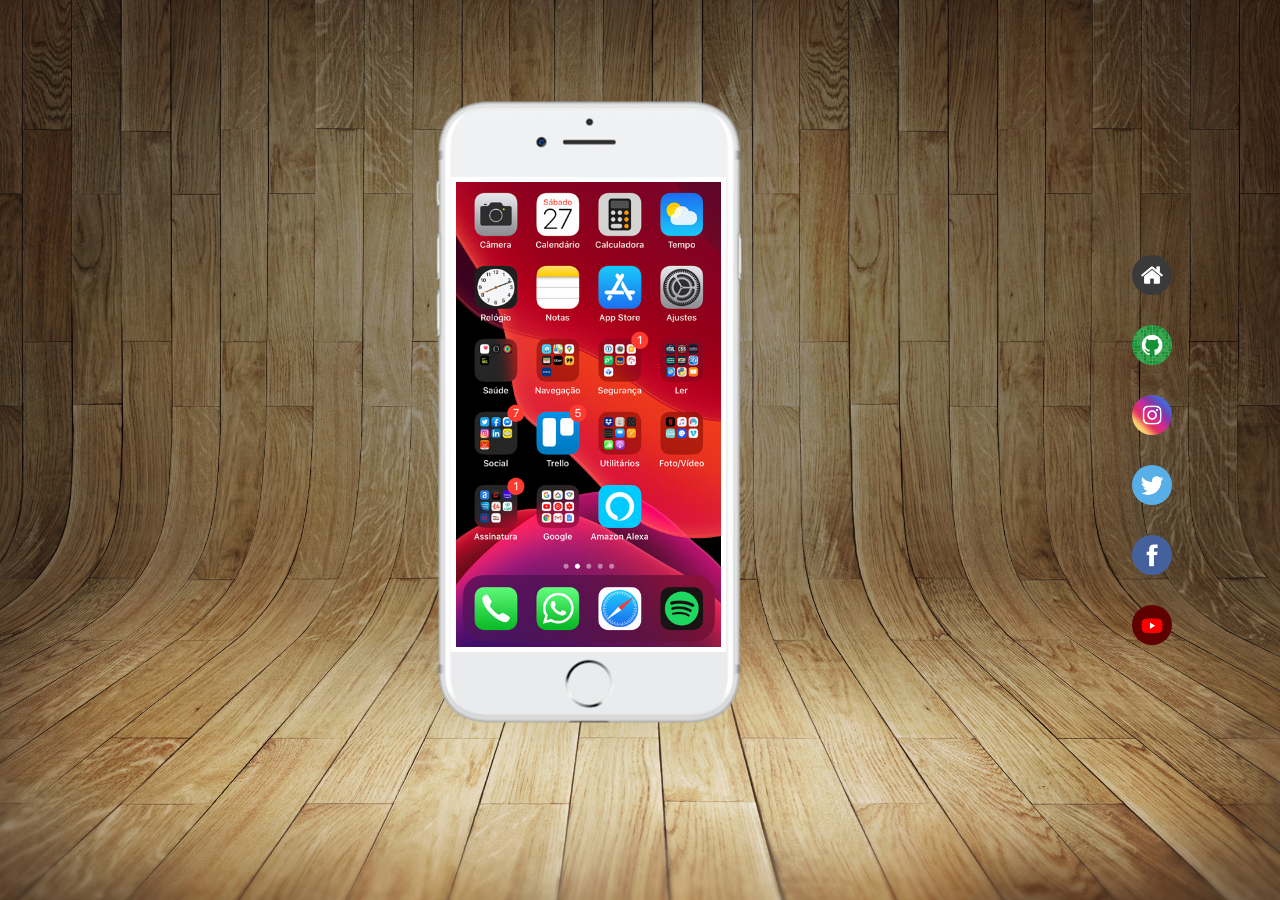
<file: index.html>
<!DOCTYPE html>
<html lang="pt-br">
<head>
    <meta charset="UTF-8">
    <meta name="viewport" content="width=device-width, initial-scale=1.0">
    <title>Projeto Redes Sociais</title>
    <link rel="stylesheet" href="estilos/style.css">
    <link rel="shortcut icon" href="assets/imagens/favicon.ico" type="image/x-icon">
</head>
<body>
    <div class="content-wrapper">
            <div class="content">
            <img src="assets/imagens/frame-iphone.png" alt="Celular">
            <iframe id="frame" name="frame" >
                <p>Infelizmente não foi possível abrir =(</p>
            </iframe>
        </div>
    </div>    
    <div class="content-right">
        <a href="tela-menu.html" target="frame" class="acess-midia"><img src="assets/imagens/logo-home.jpg" alt="home"></a>
        <a href="paginas/tela-git.html" target="frame" class="acess-midia"><img src="assets/imagens/logo-github.jpg" alt="github"></a>
        <a href="paginas/tela-instagram.html" target="frame" class="acess-midia"><img src="assets/imagens/logo-instagram.jpg" alt="instagram"></a>
        <a href="paginas/tela-twitter.html" target="frame"><img src="assets/imagens/logo-twitter.jpg" alt="twitter"></a>
        <a href="paginas/tela-facebook.html" target="frame" class="acess-midia"><img src="assets/imagens/logo-facebook.jpg" alt="facebook"></a>
        <a href="paginas/tela-youtube.html" target="frame" class="acess-midia"><img src="assets/imagens/logo-youtube.jpg" alt="youtube"></a>
    </div>
</body>
</html>
</file>
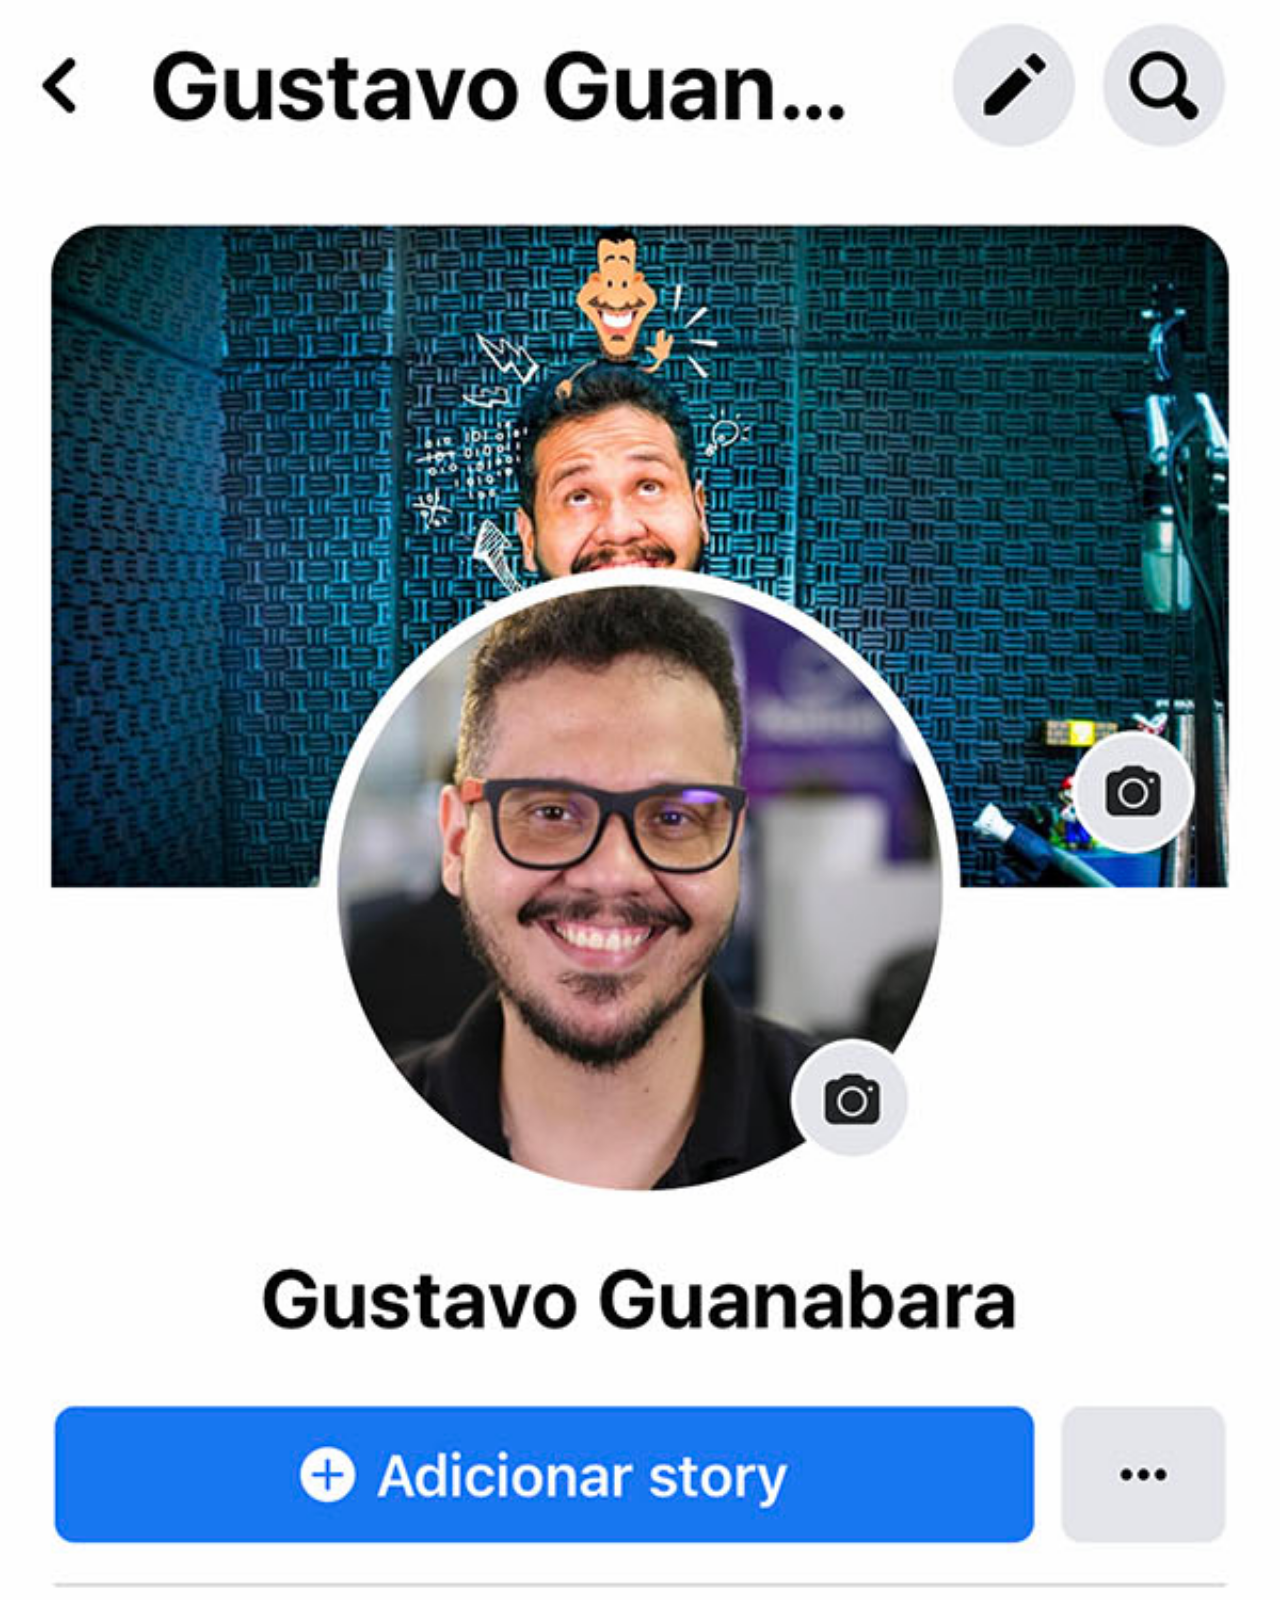
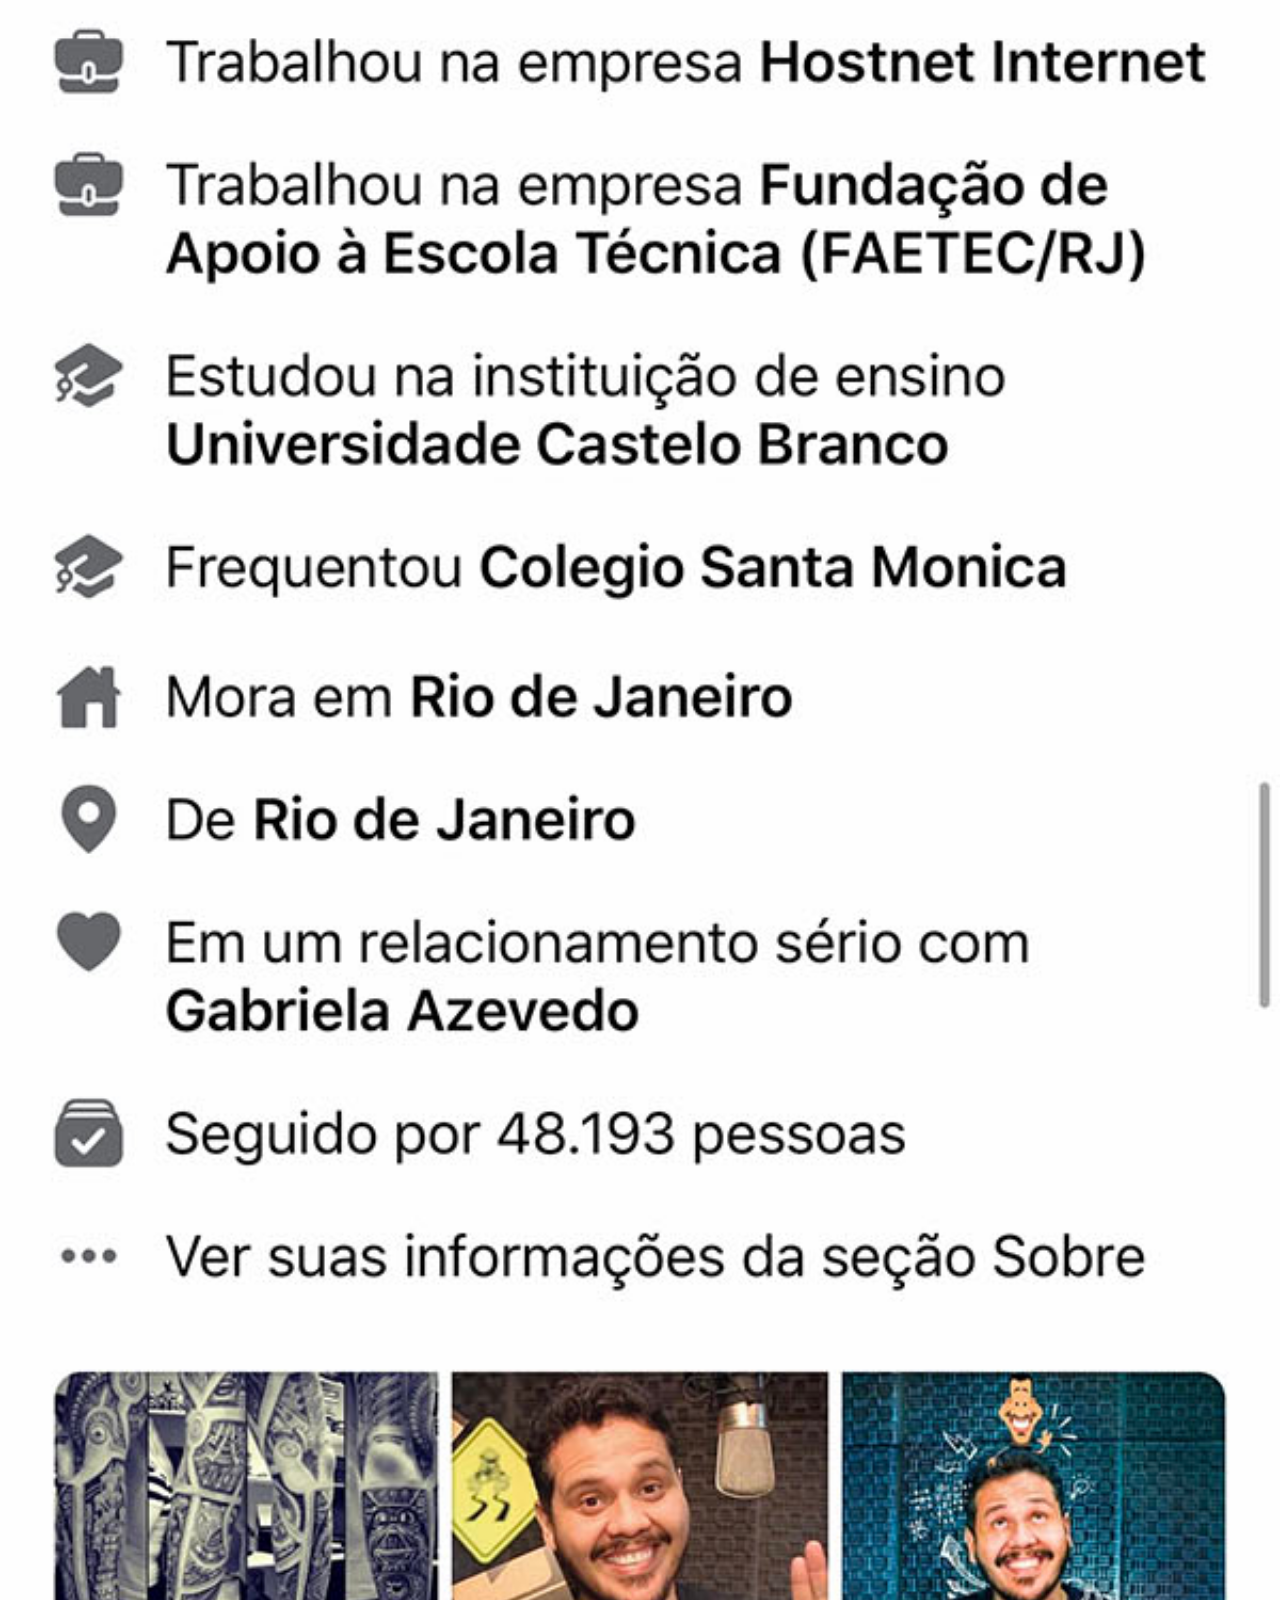
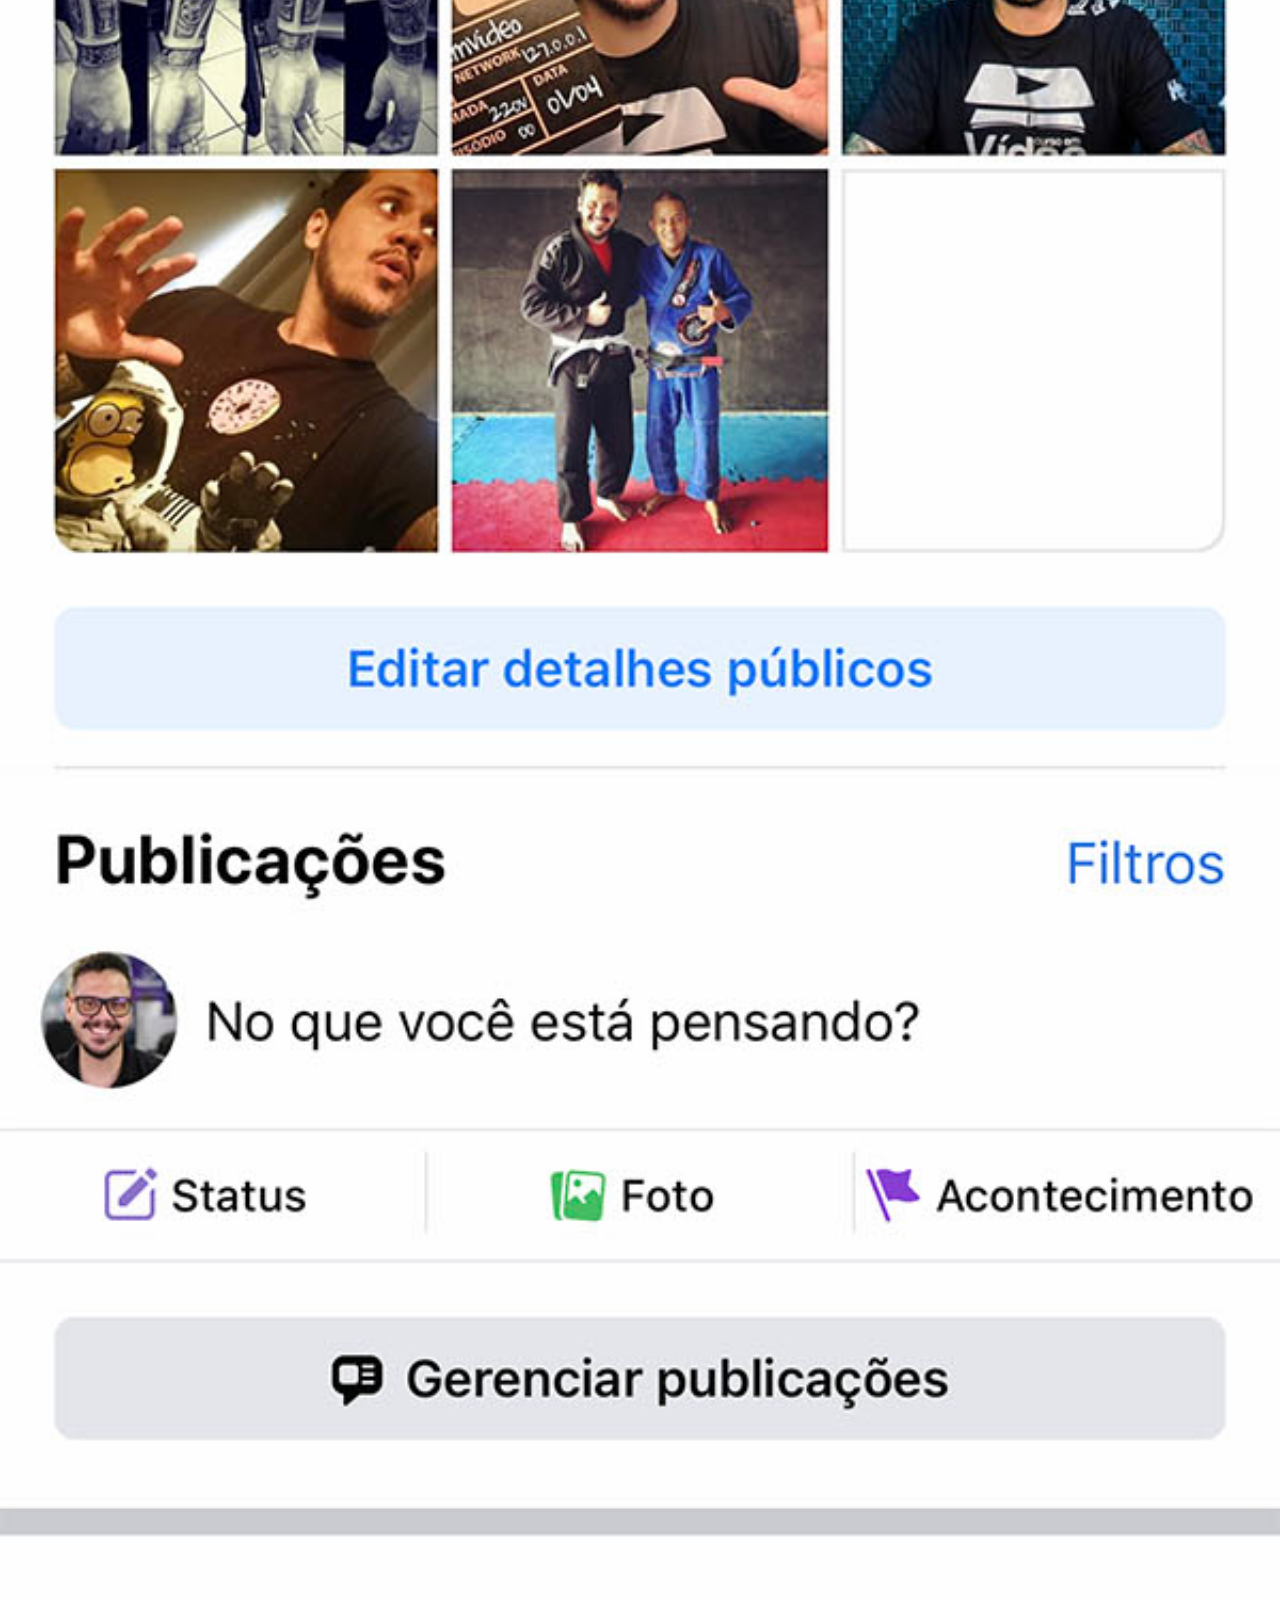
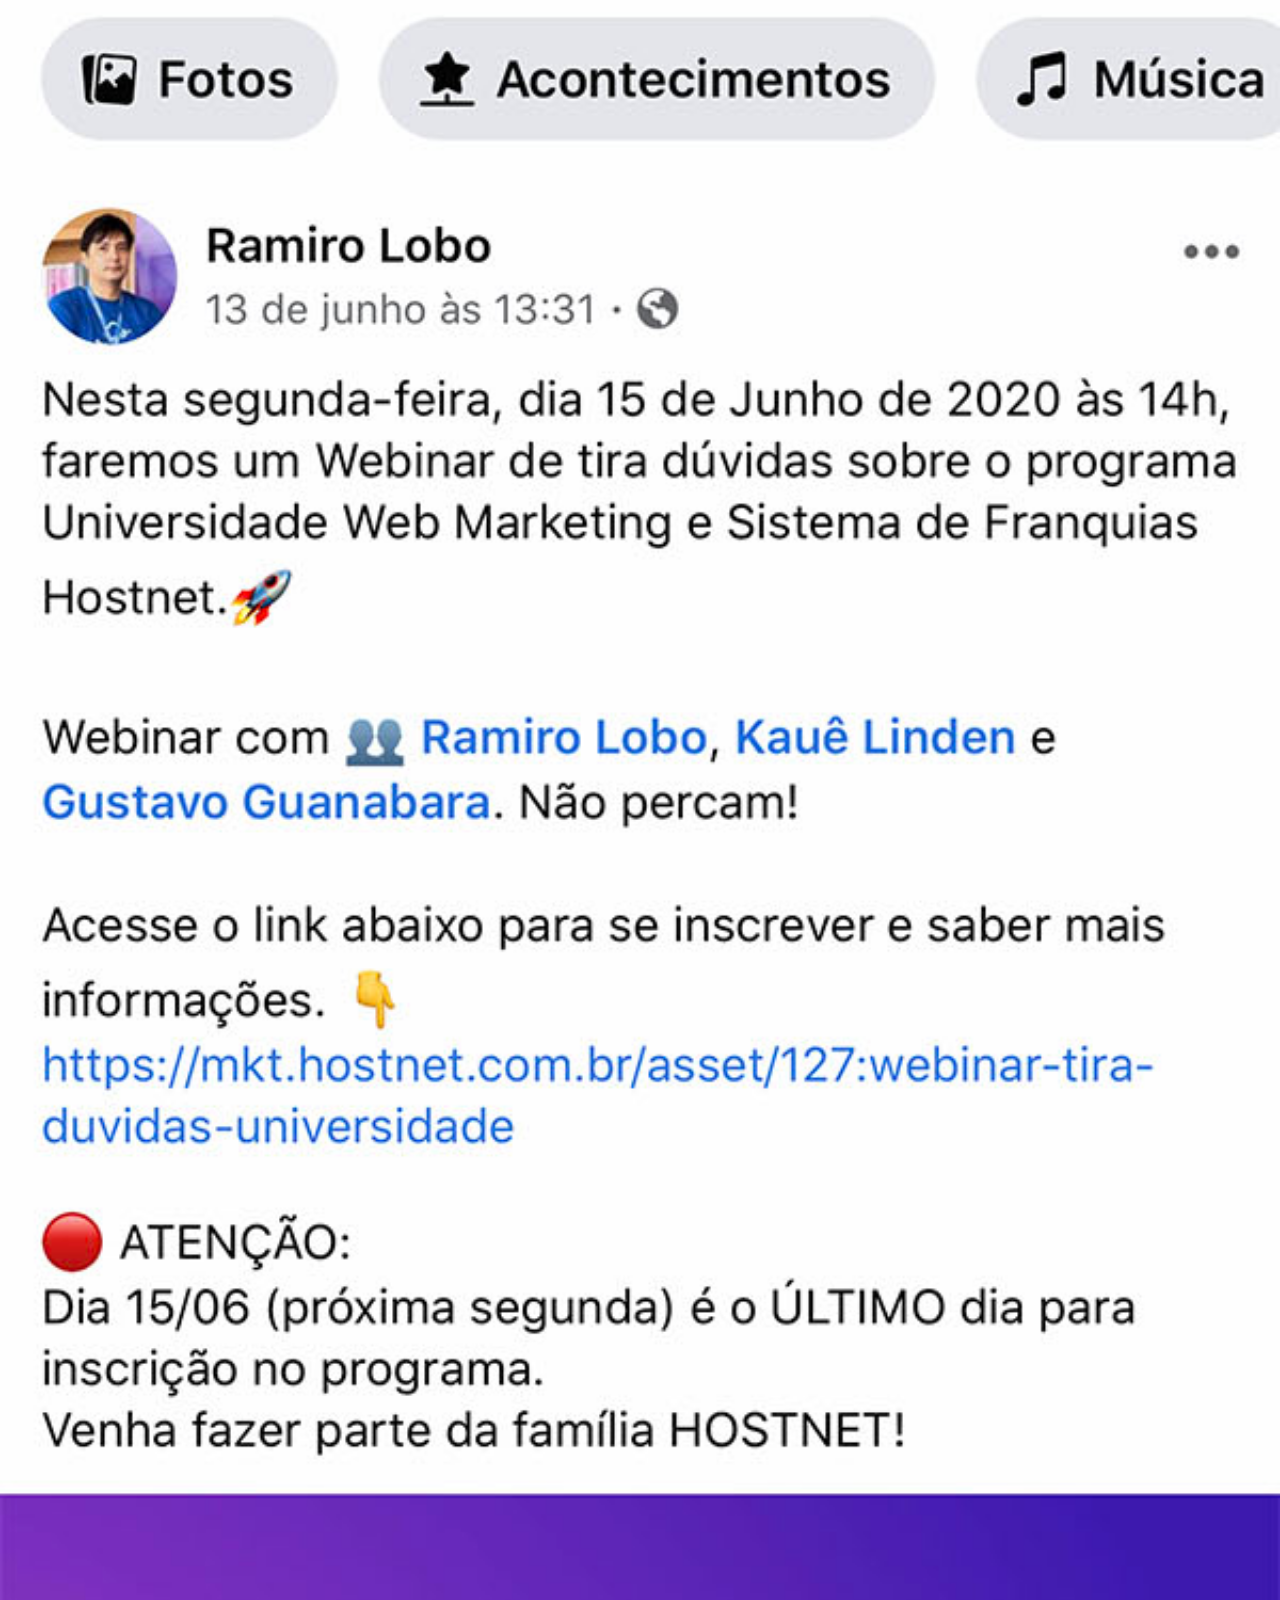
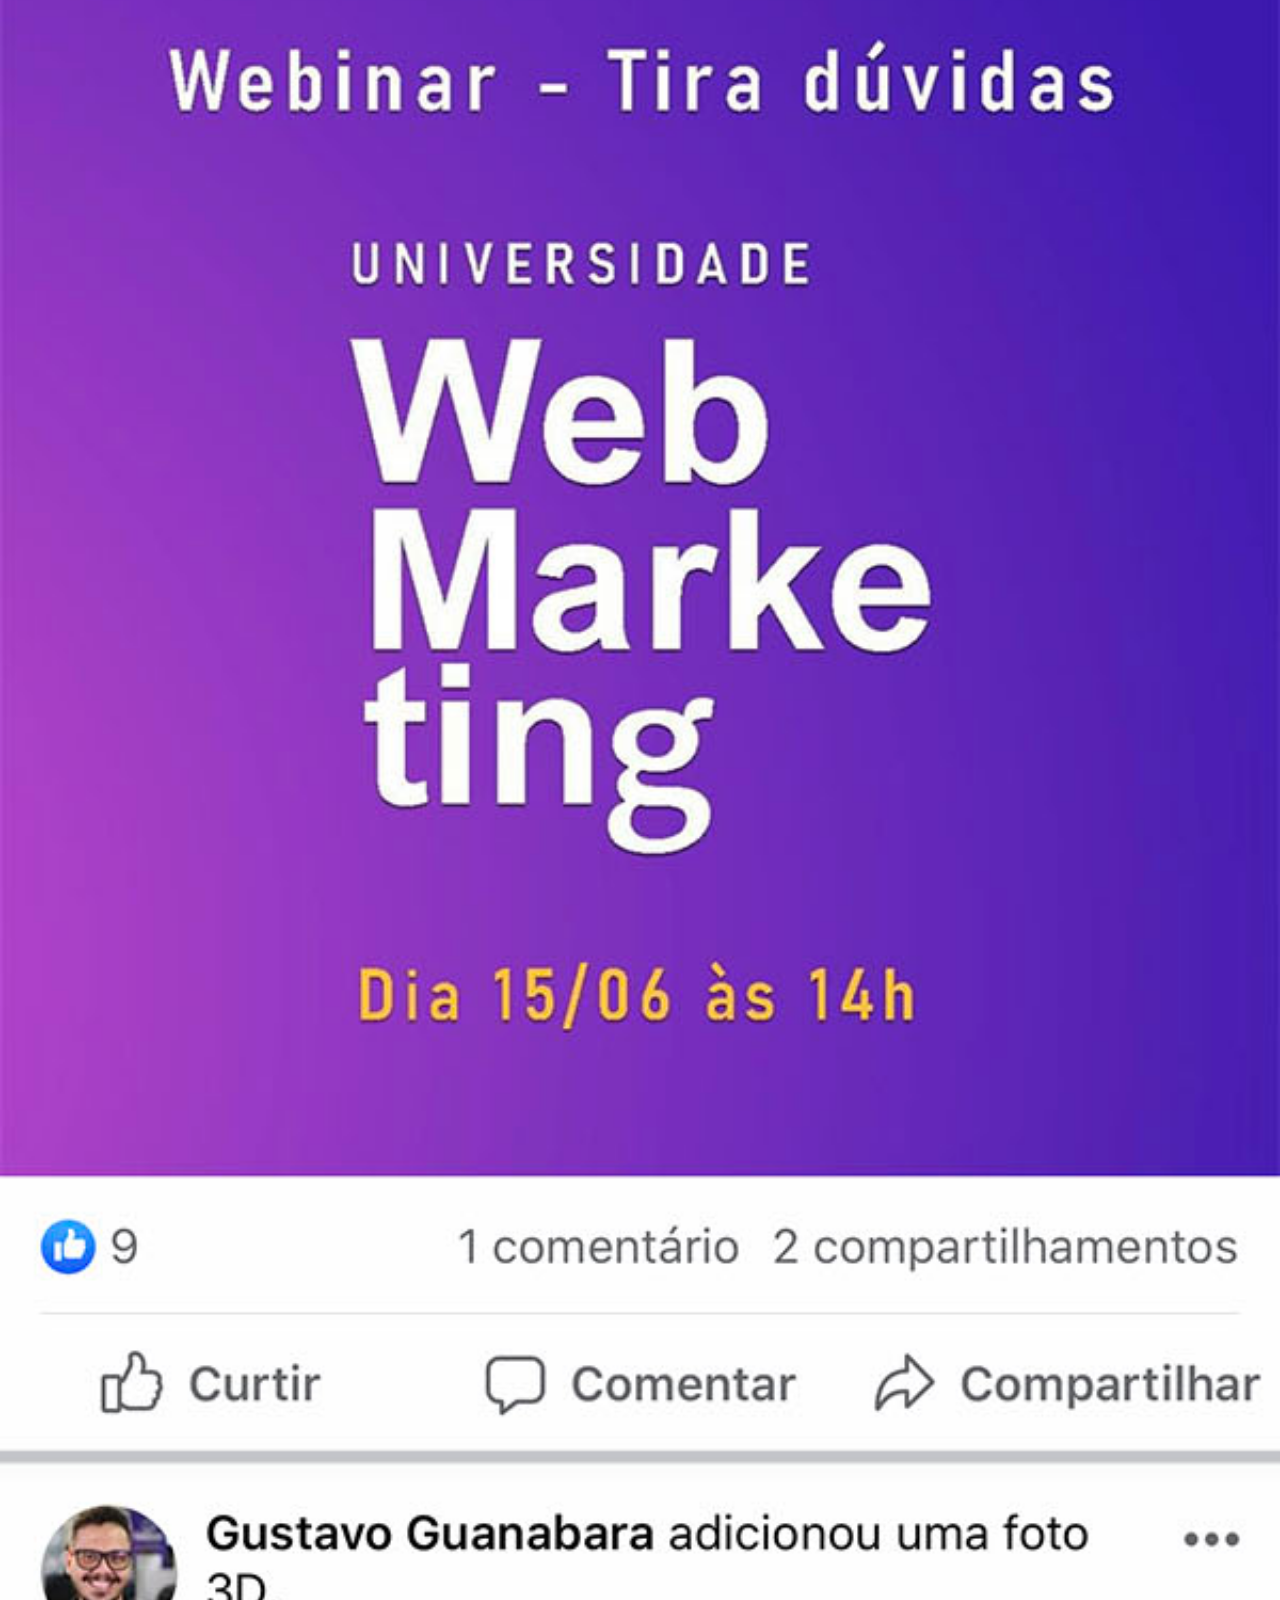
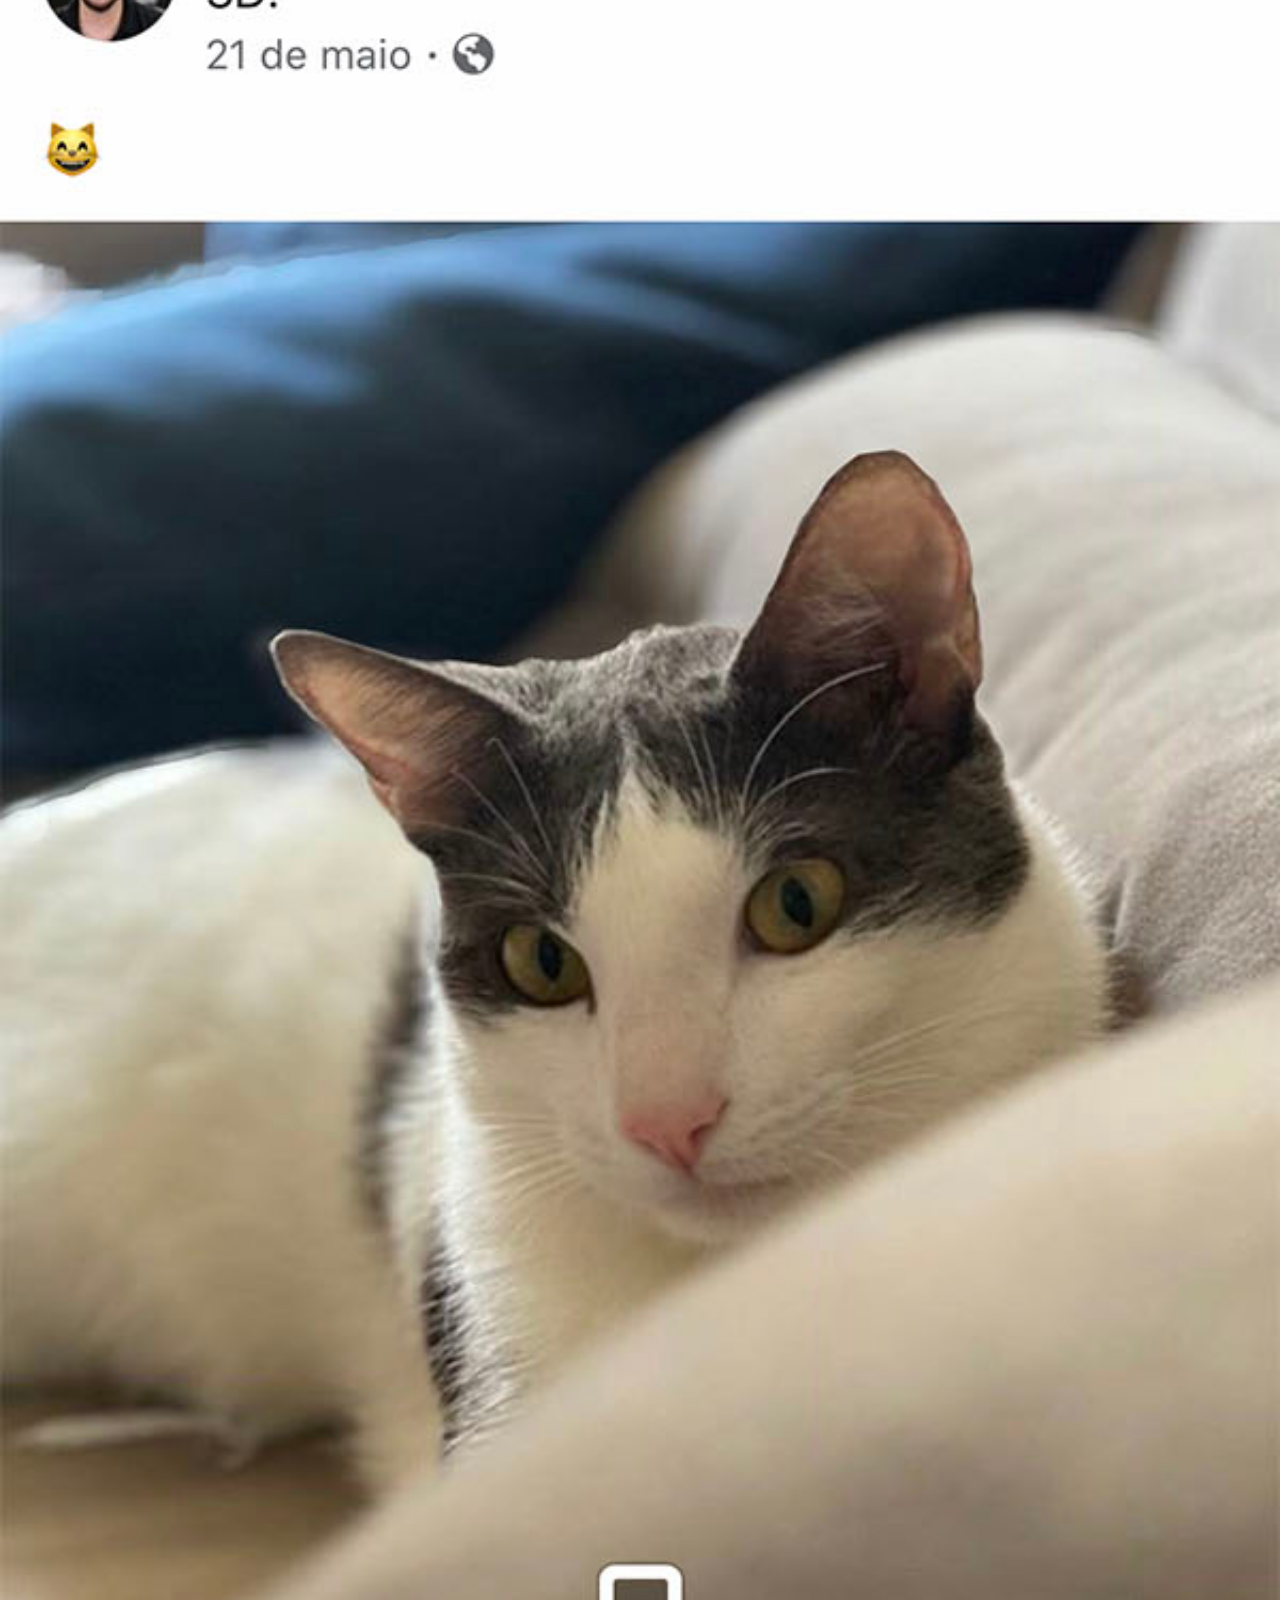
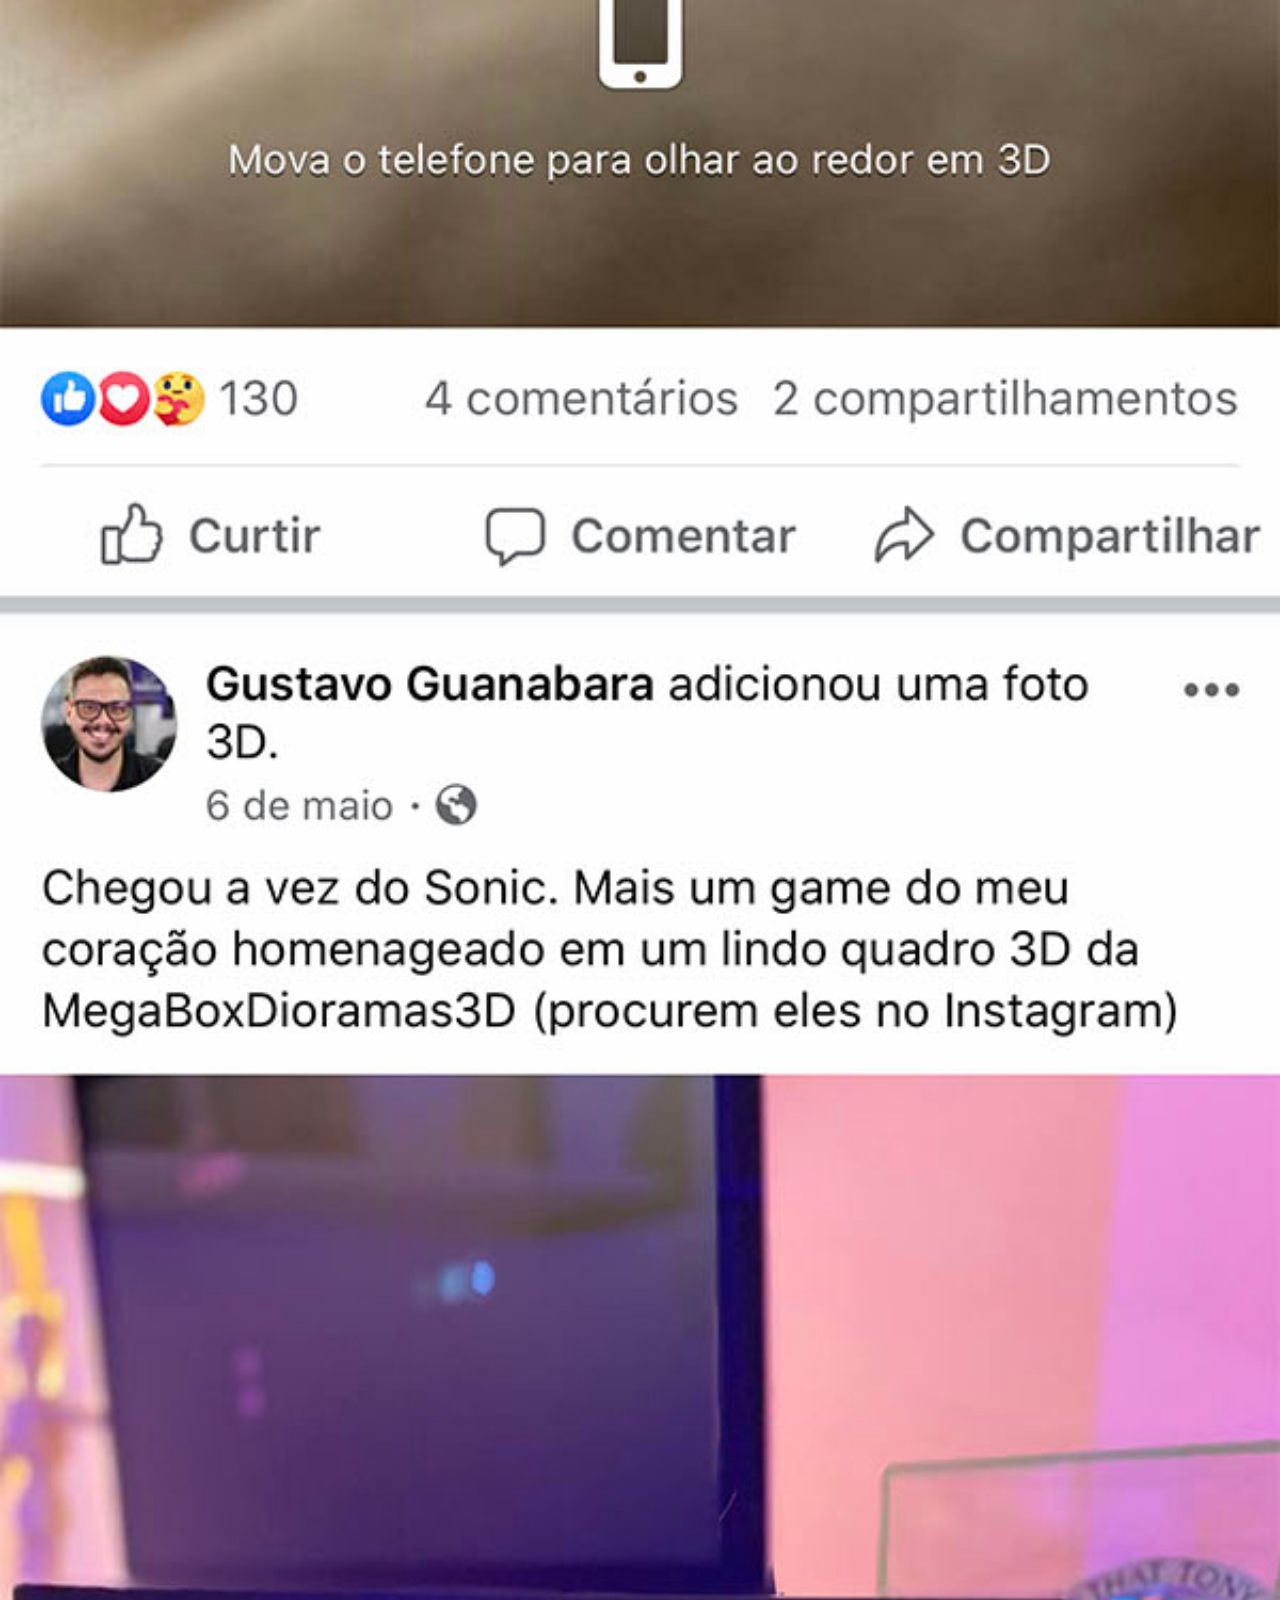
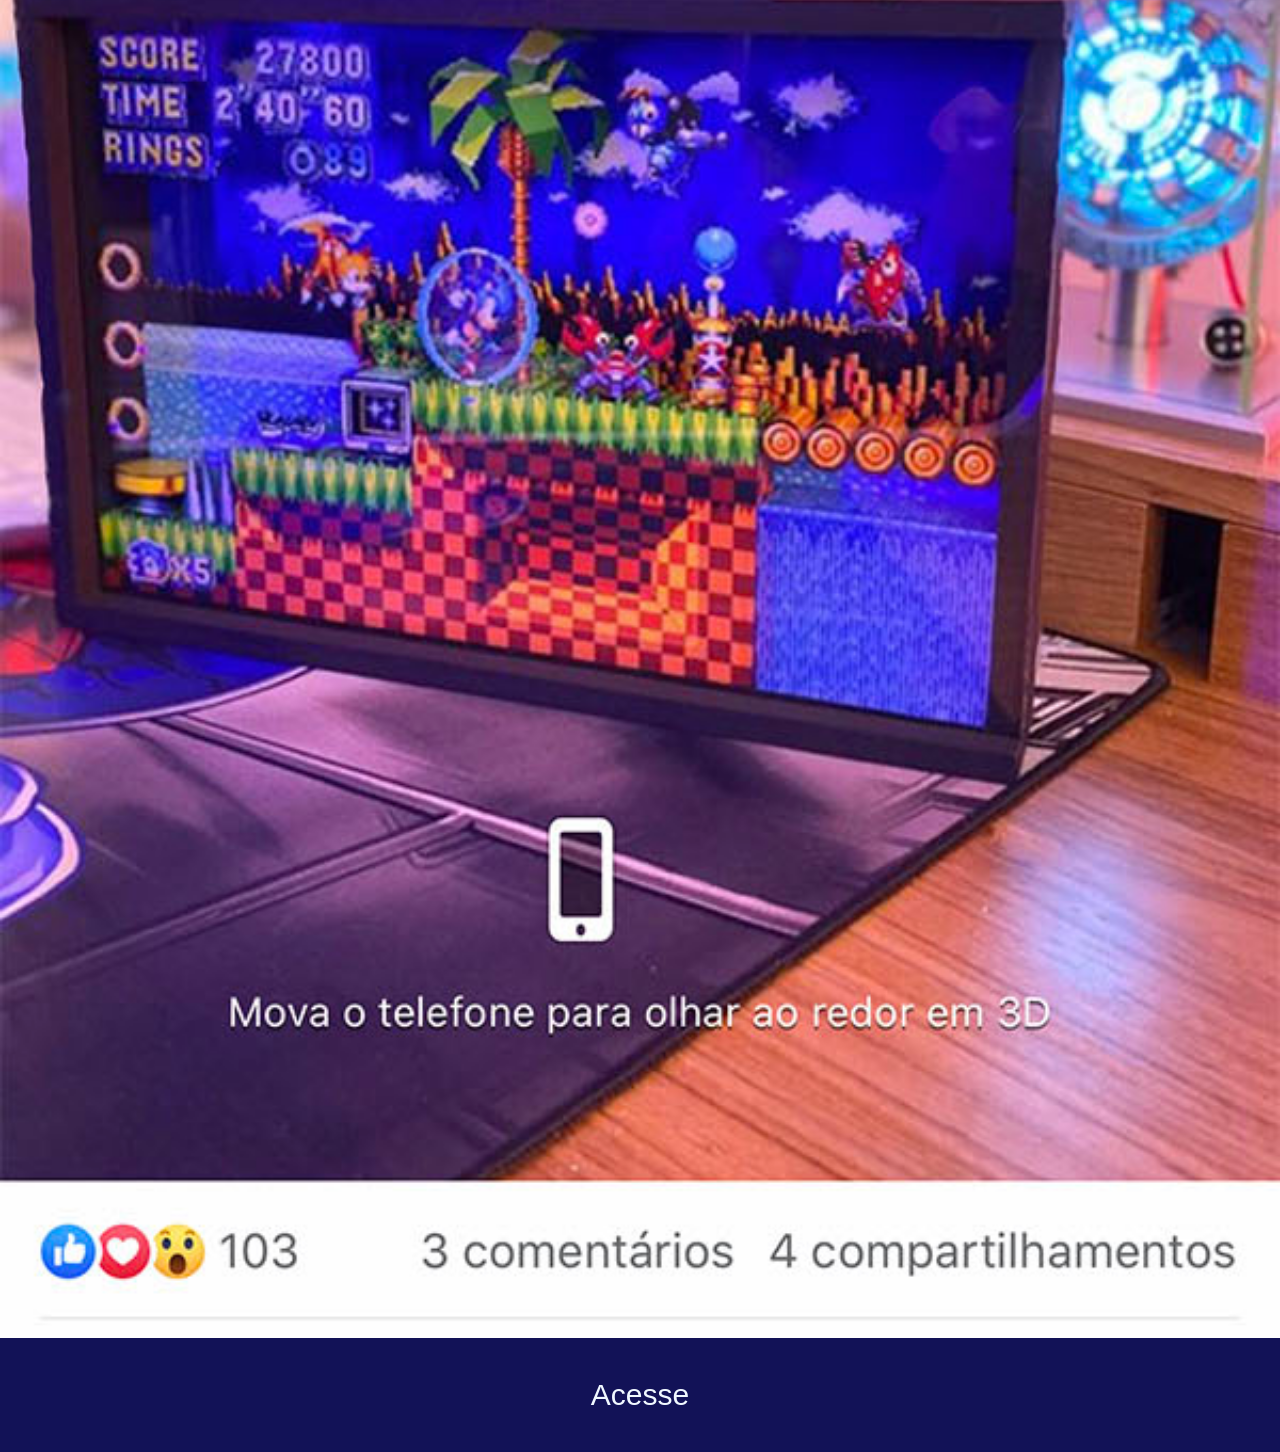
<file: paginas/tela-facebook.html>
<!DOCTYPE html>
<html lang="en">
<head>
    <meta charset="UTF-8">
    <meta name="viewport" content="width=device-width, initial-scale=1.0">
    <title>Document</title>
</head>
<style>
    *{
        margin: 0;
        padding: 0;
        box-sizing: border-box;
        font-family: Verdana, Geneva, Tahoma, sans-serif;
    }

    ::-webkit-scrollbar{
        width: 0px;
    }

    body{
        width: 100vw;
        height: 100vh;

        overflow-y: auto;
        overflow-x: hidden;
    }

    img{    
        width: 100%;
        object-fit: cover;
        display: block;
    }

    a{
        display: block;
        padding:40px;
        background-color: rgb(18, 18, 87);
        text-align: center;
        text-decoration: none;
        font-size: 30px;
        color: aliceblue;
    }
    
    a:hover{
        background-color: rgba(20, 20, 128);
        transform: transition(0.3s);
    }
</style>
<body>
    <img src="../assets/imagens/tela-facebook.jpg">
    <a href="">Acesse</a>
</body>
</html>
</file>
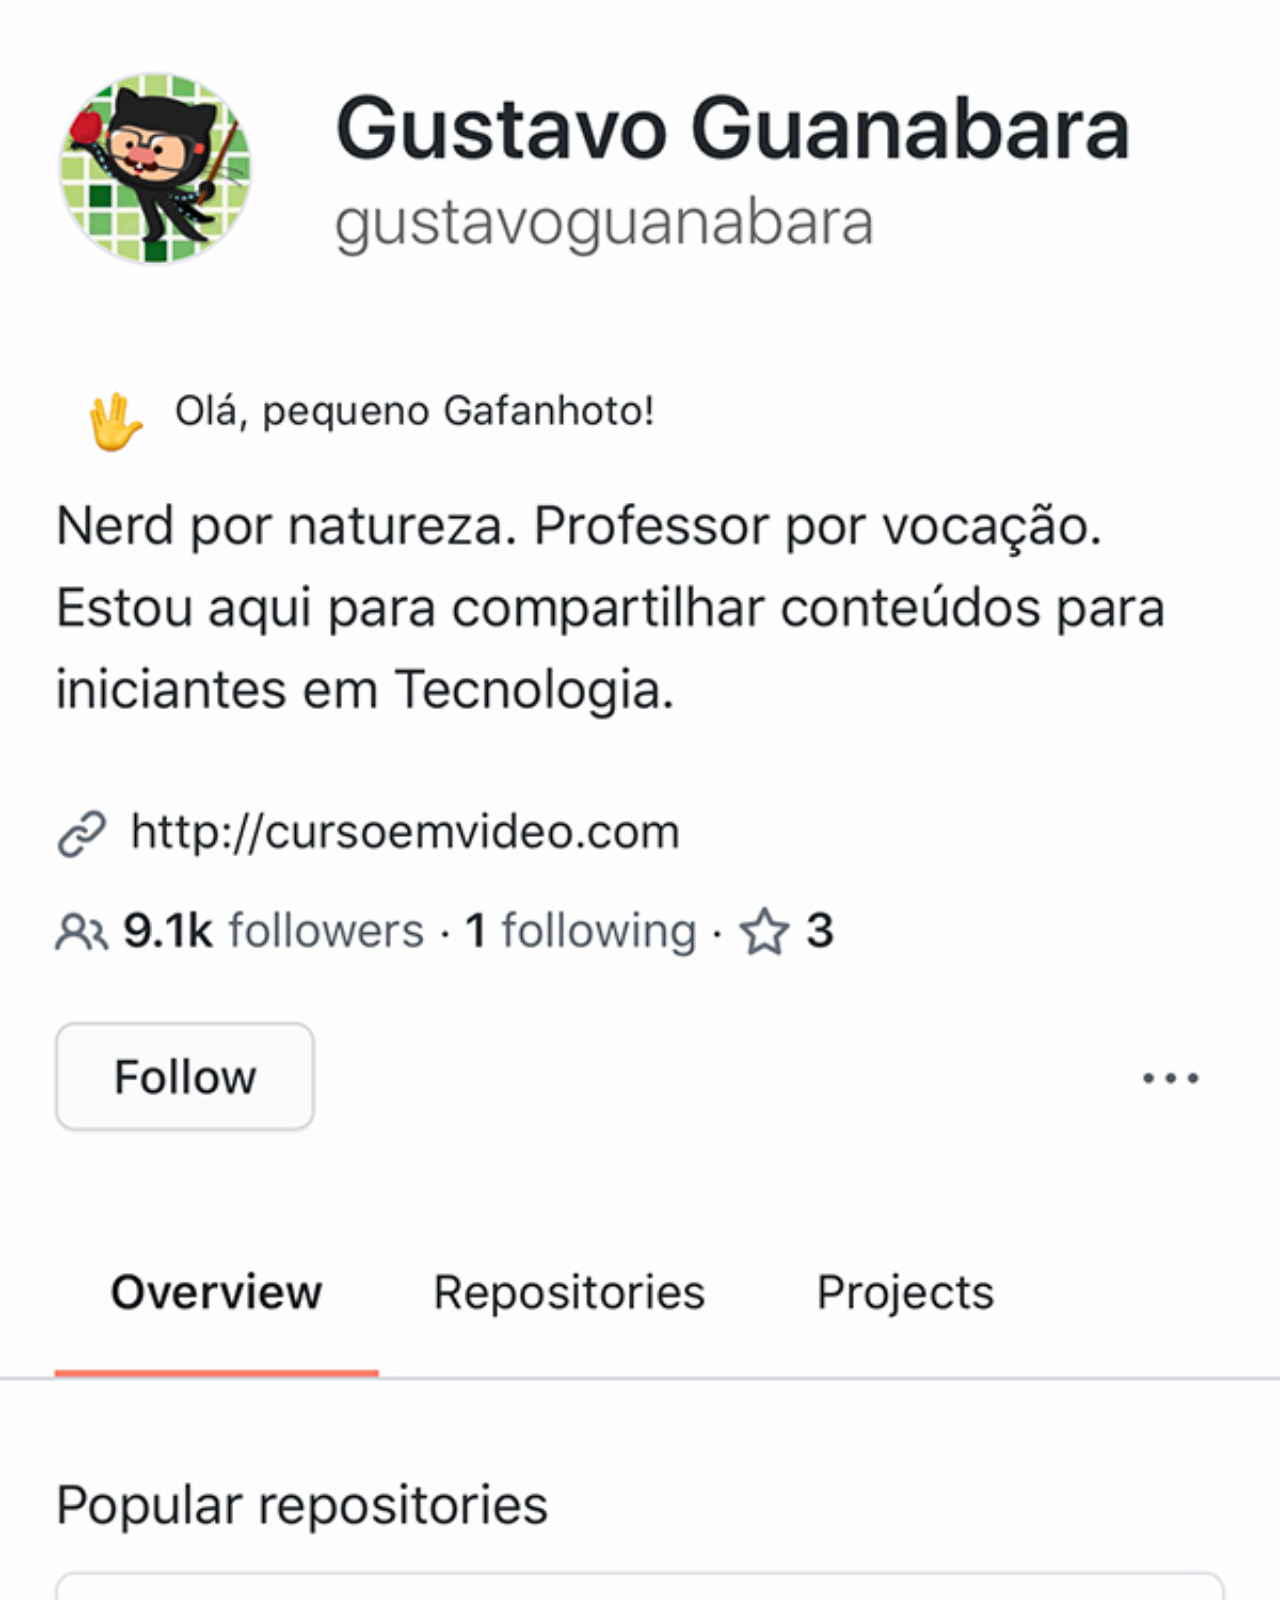
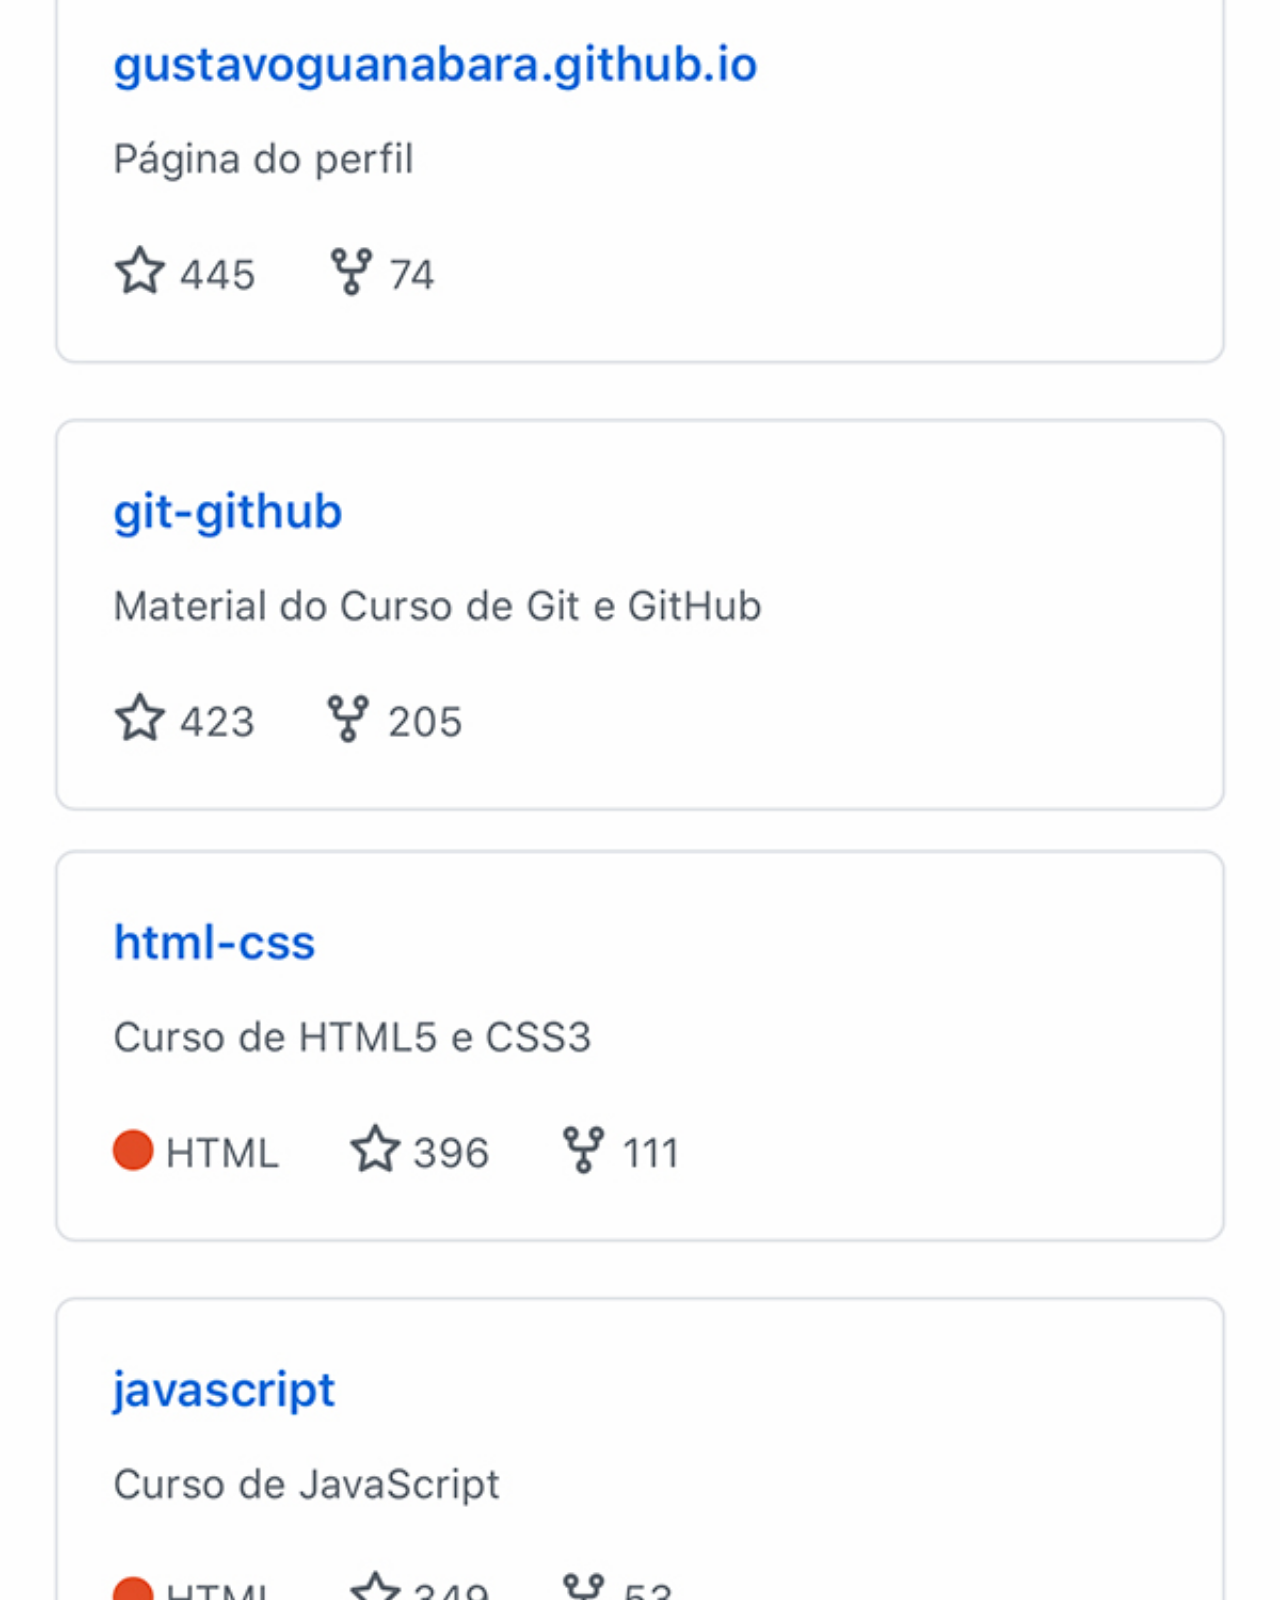
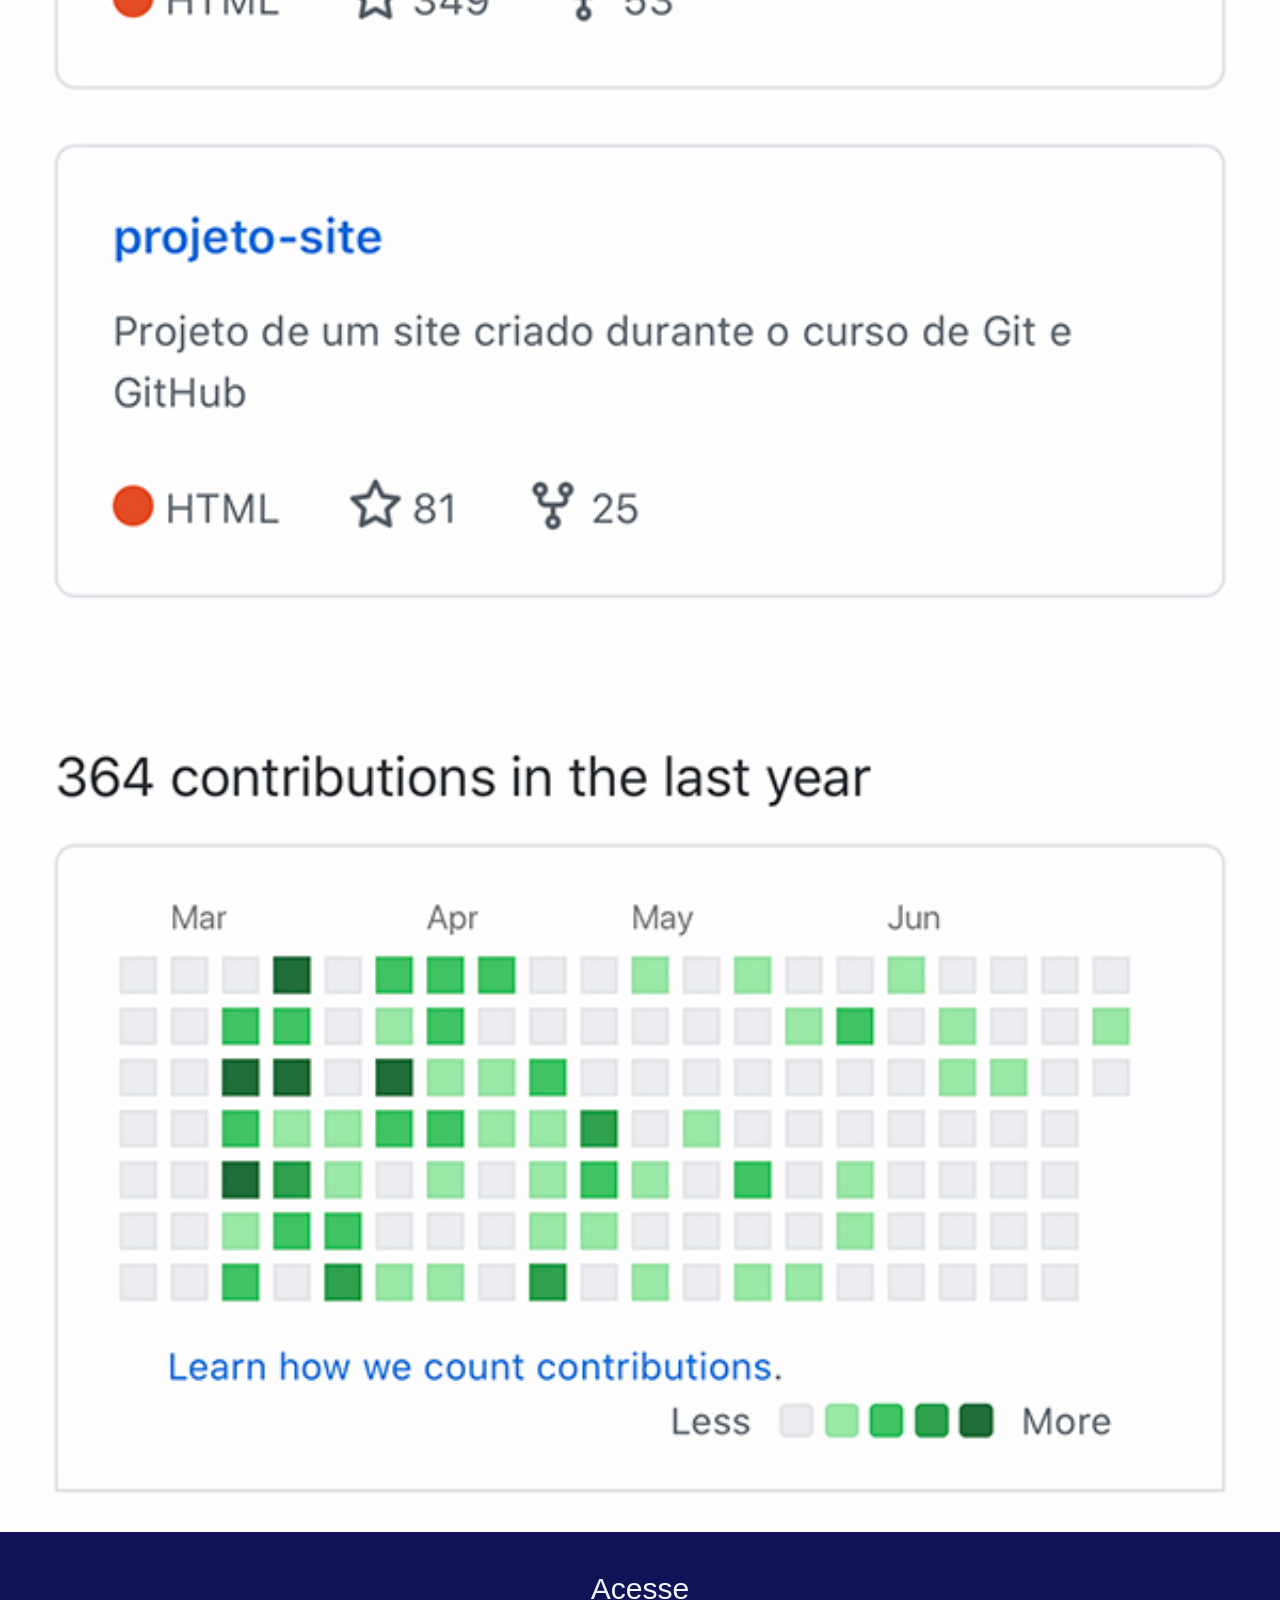
<file: paginas/tela-git.html>
<!DOCTYPE html>
<html lang="en">
<head>
    <meta charset="UTF-8">
    <meta name="viewport" content="width=device-width, initial-scale=1.0">
    <title>Document</title>
</head>
<style>
    *{
        margin: 0;
        padding: 0;
        box-sizing: border-box;
        font-family: Verdana, Geneva, Tahoma, sans-serif;
    }

    ::-webkit-scrollbar{
        width: 0px;
    }
    
    body{
        width: 100vw;
        height: 100vh;

        overflow-y: auto;
        overflow-x: hidden;
    }

    img{    
        width: 100%;
        object-fit: cover;
        display: block;
    }

    a{
        display: block;
        padding:40px;
        background-color: rgb(18, 18, 87);
        text-align: center;
        text-decoration: none;
        font-size: 30px;
        color: aliceblue;
    }
    
    a:hover{
        background-color: rgba(20, 20, 128);
        transform: transition(0.3s);
    }
</style>
<body>
     <img src="../assets/imagens/tela-github.jpg">
     <a href="">Acesse</a>
</body>
</html>
</file>
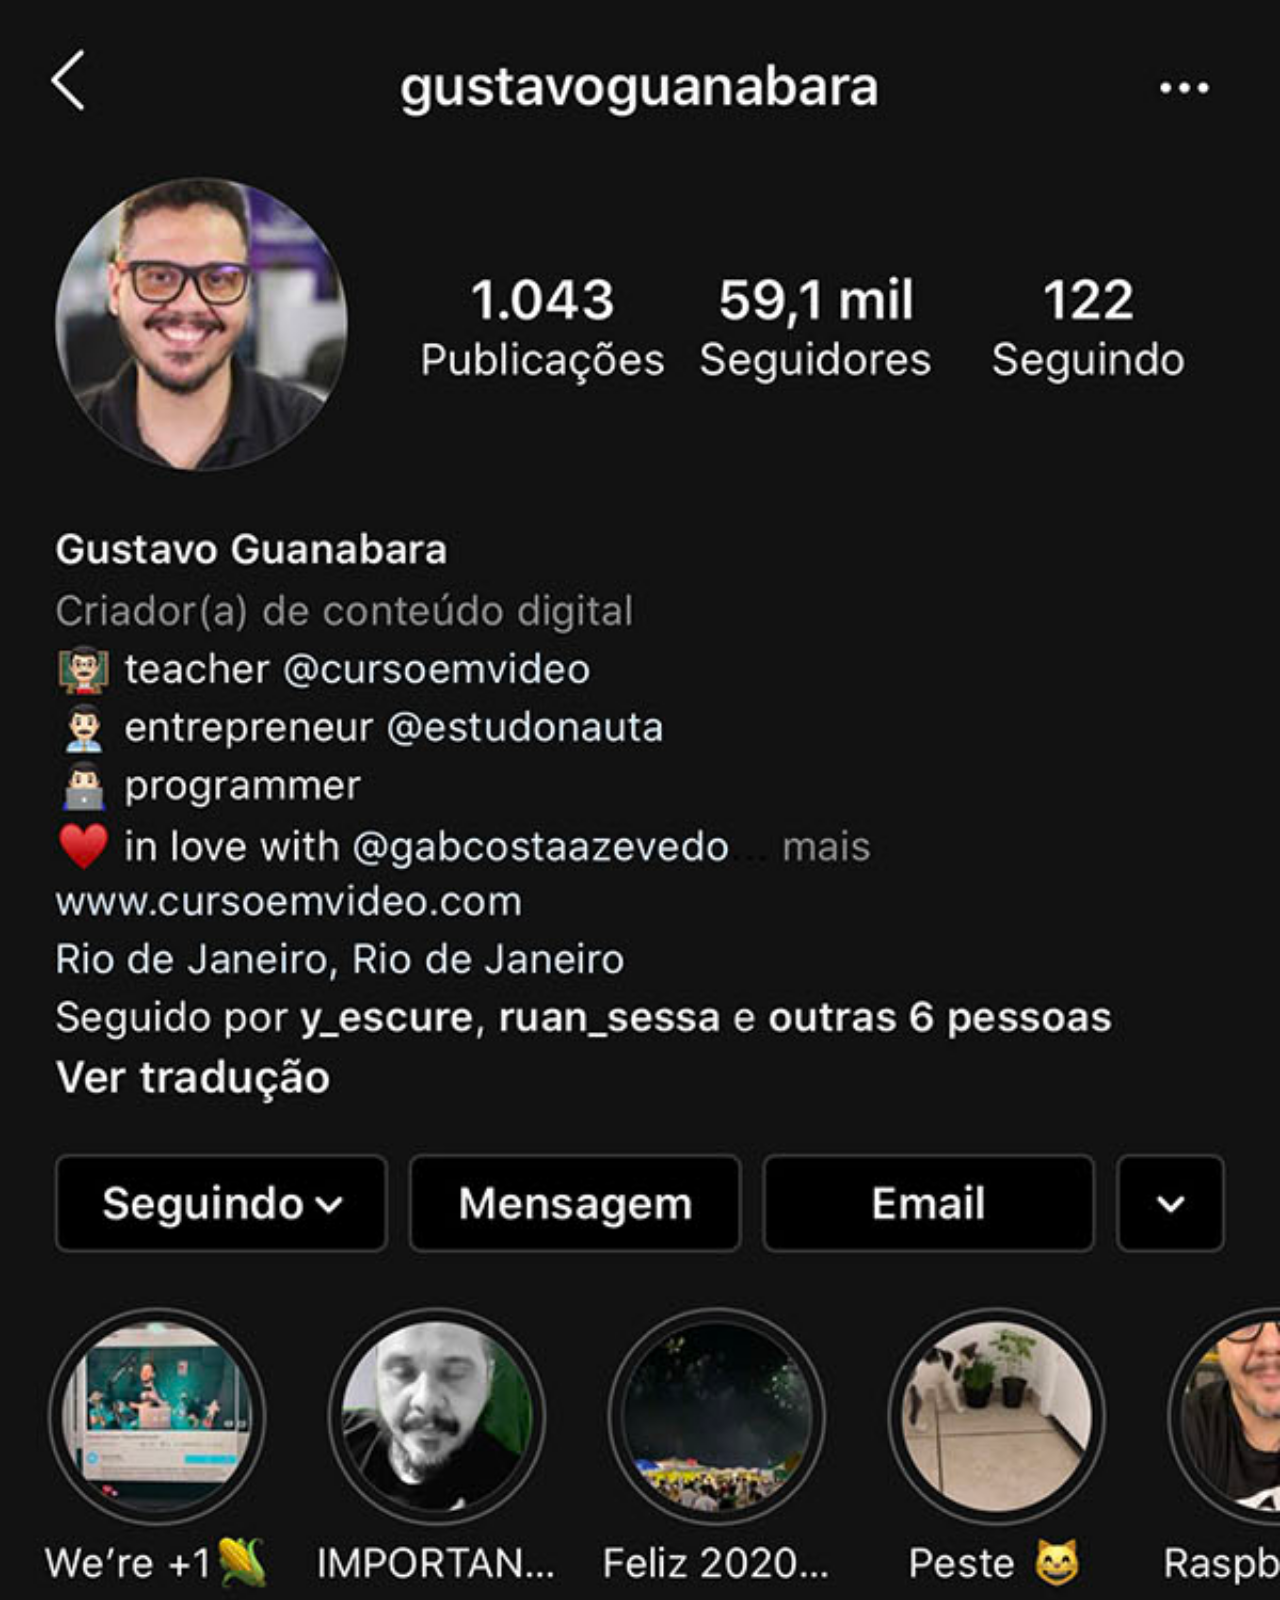
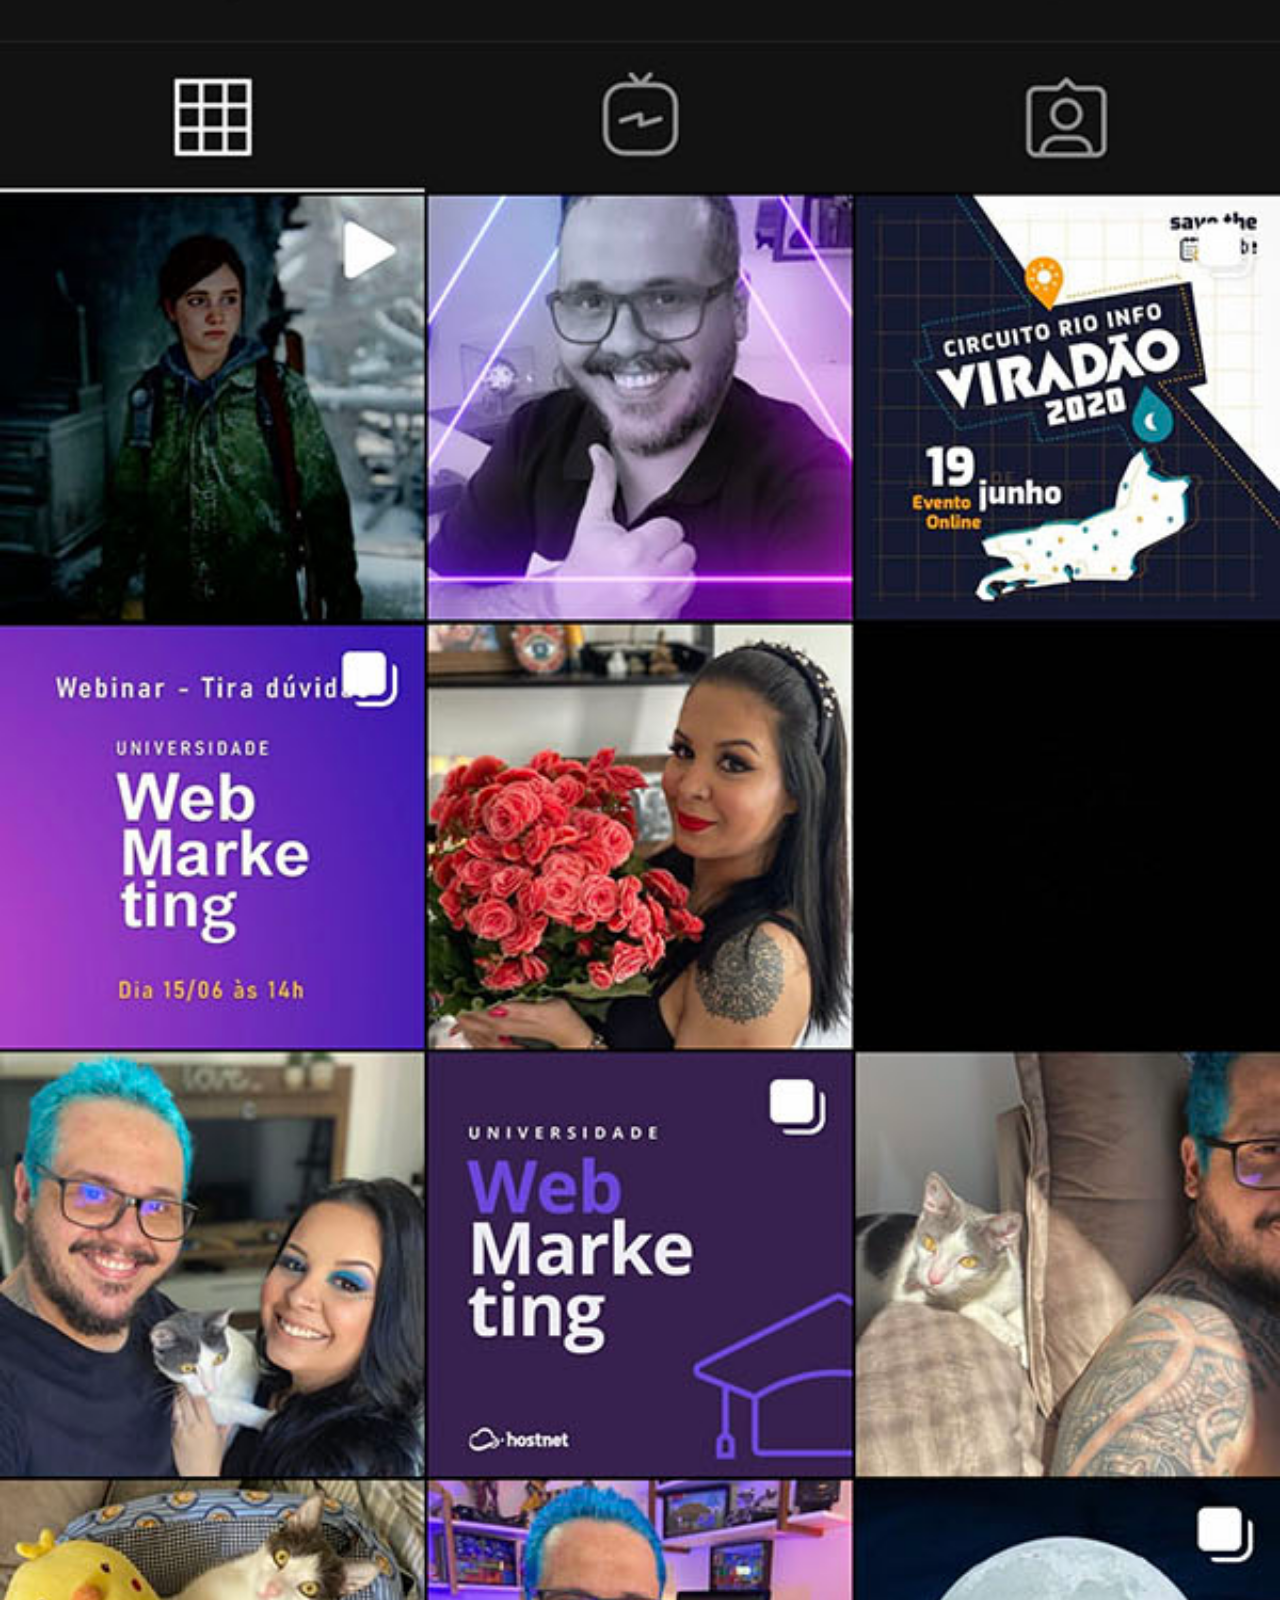
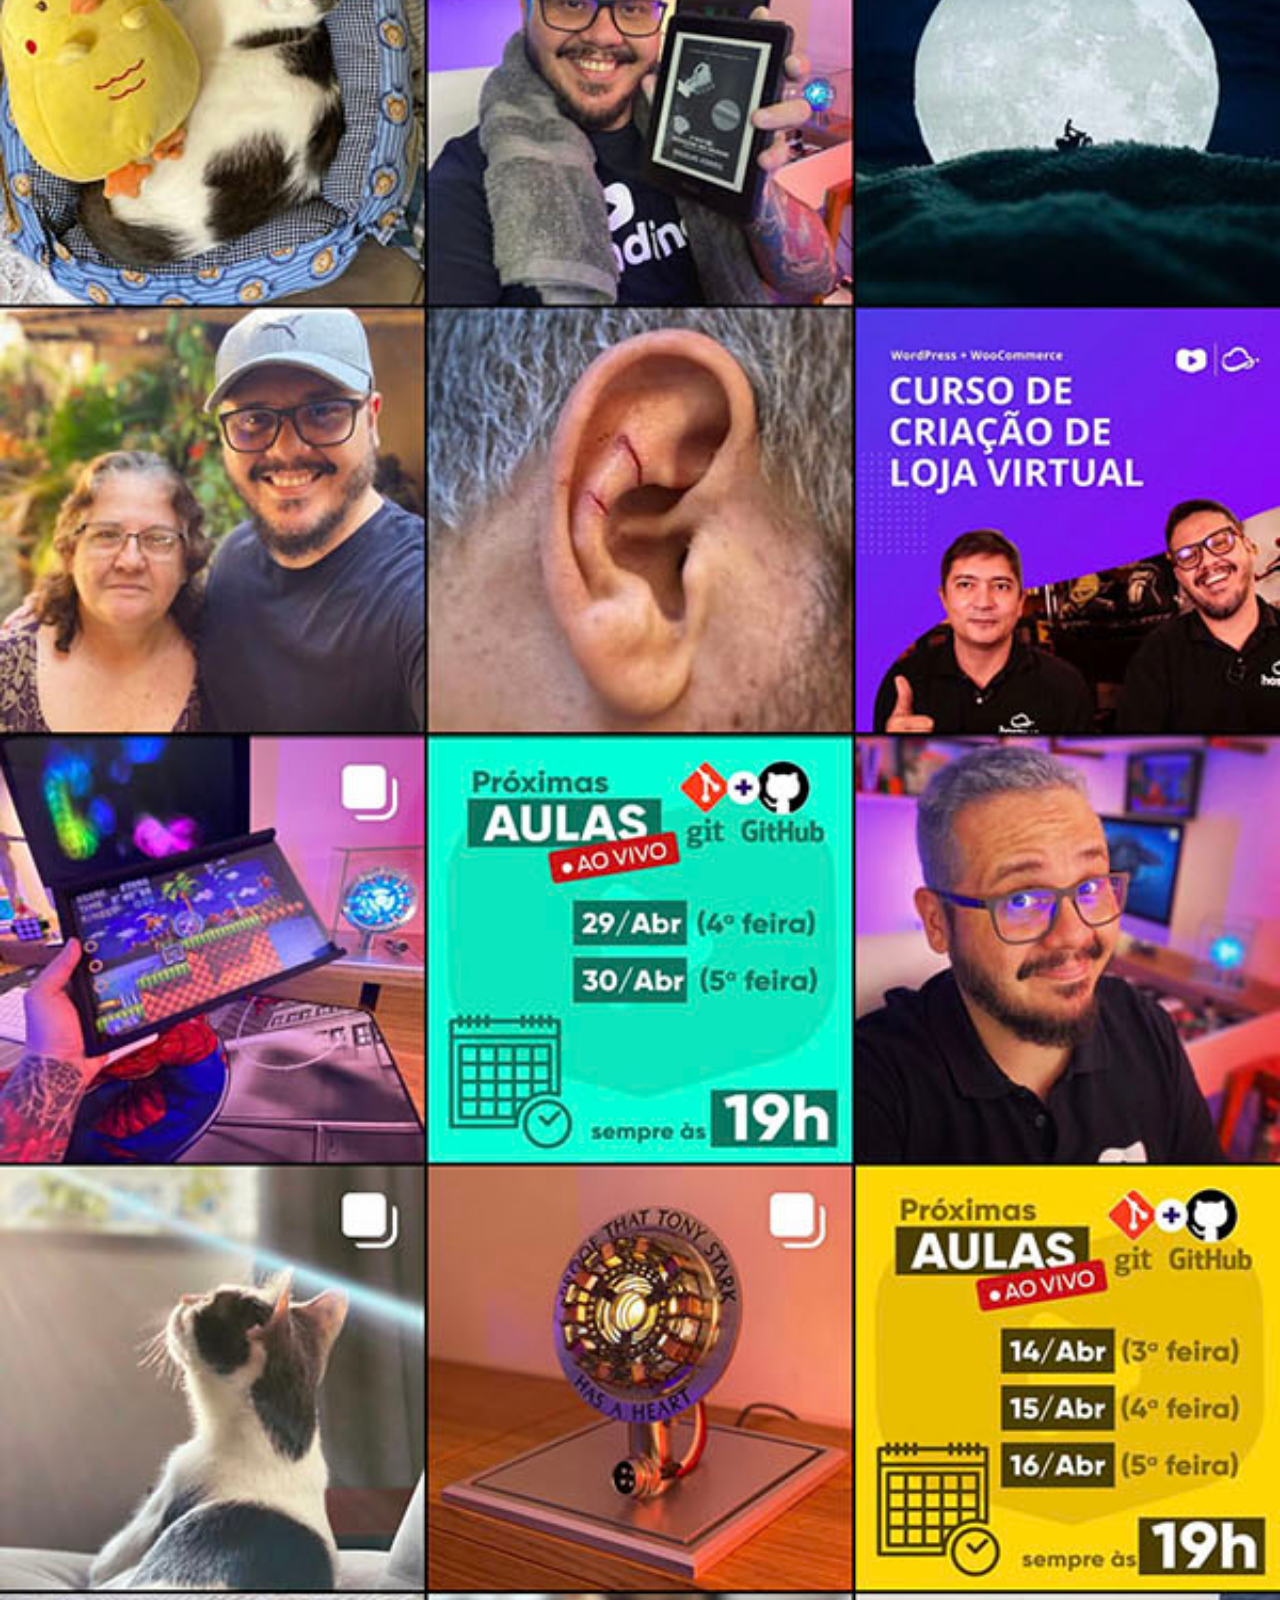
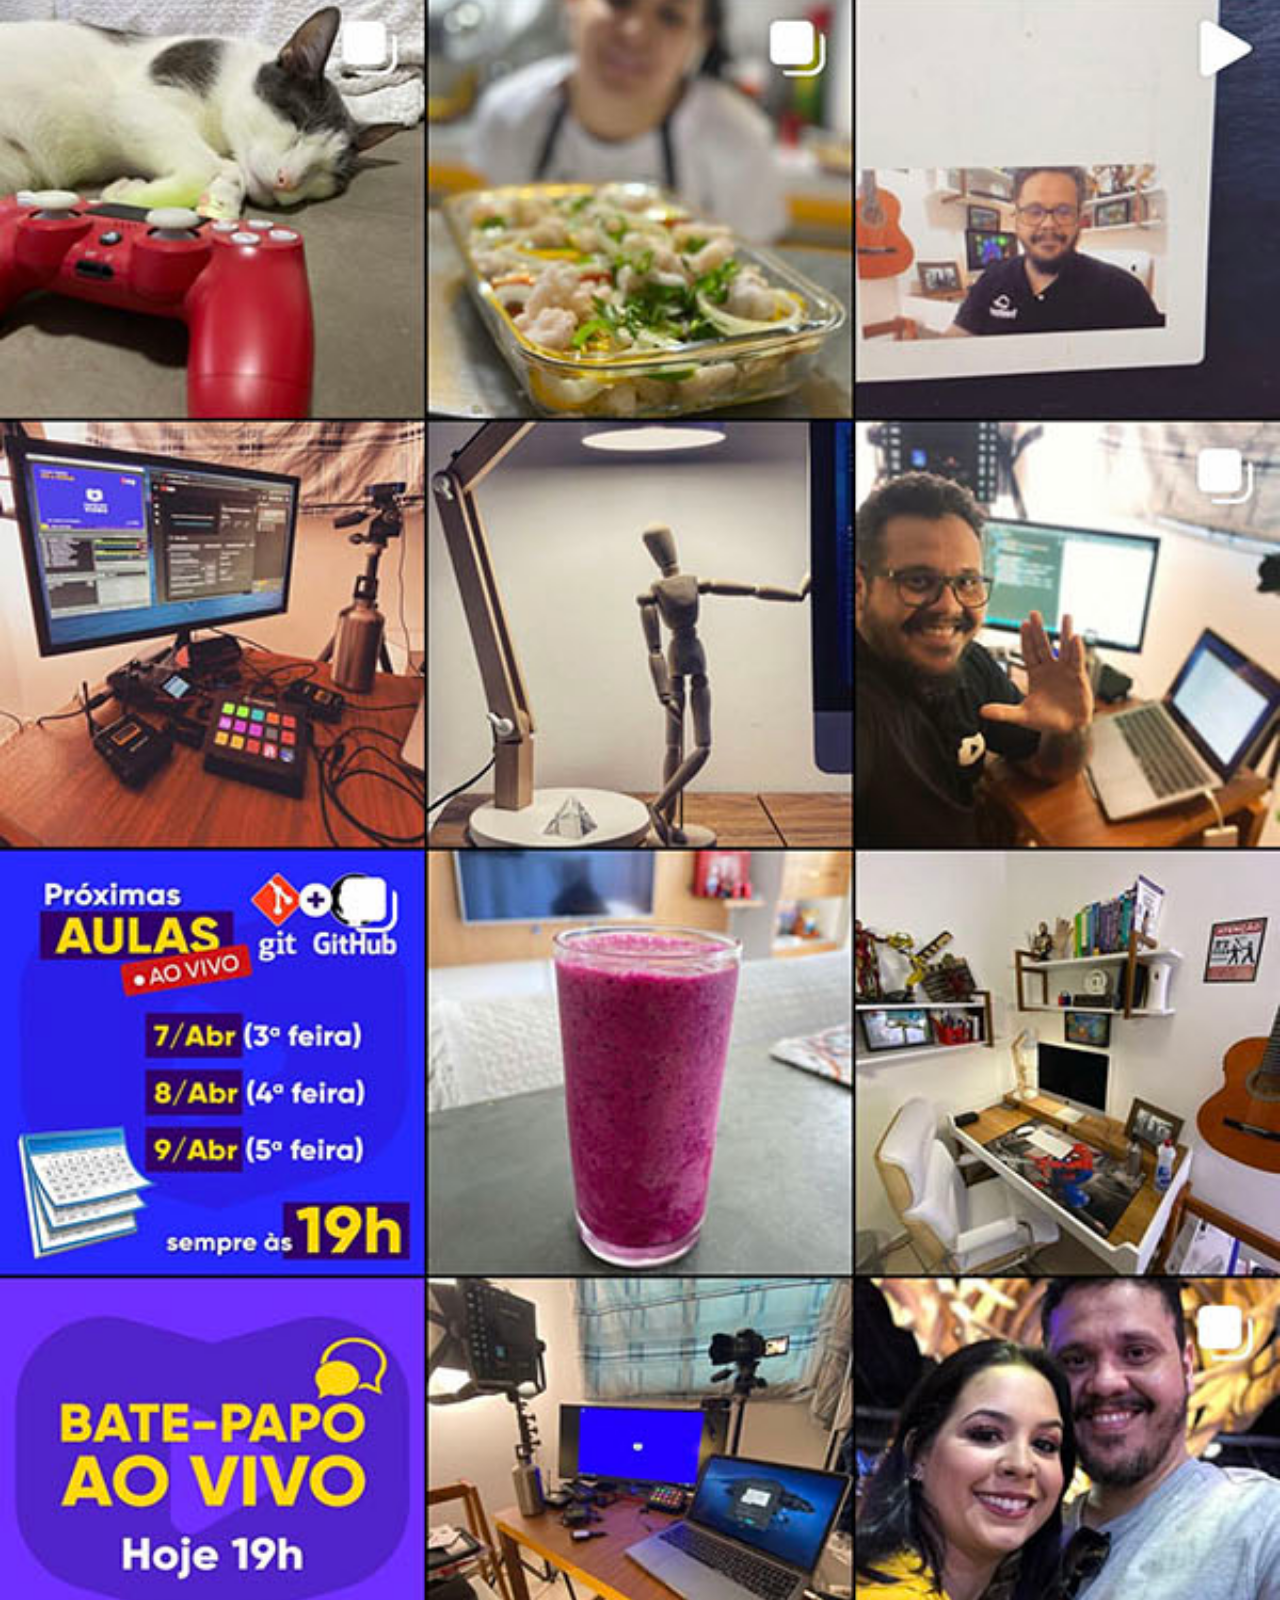
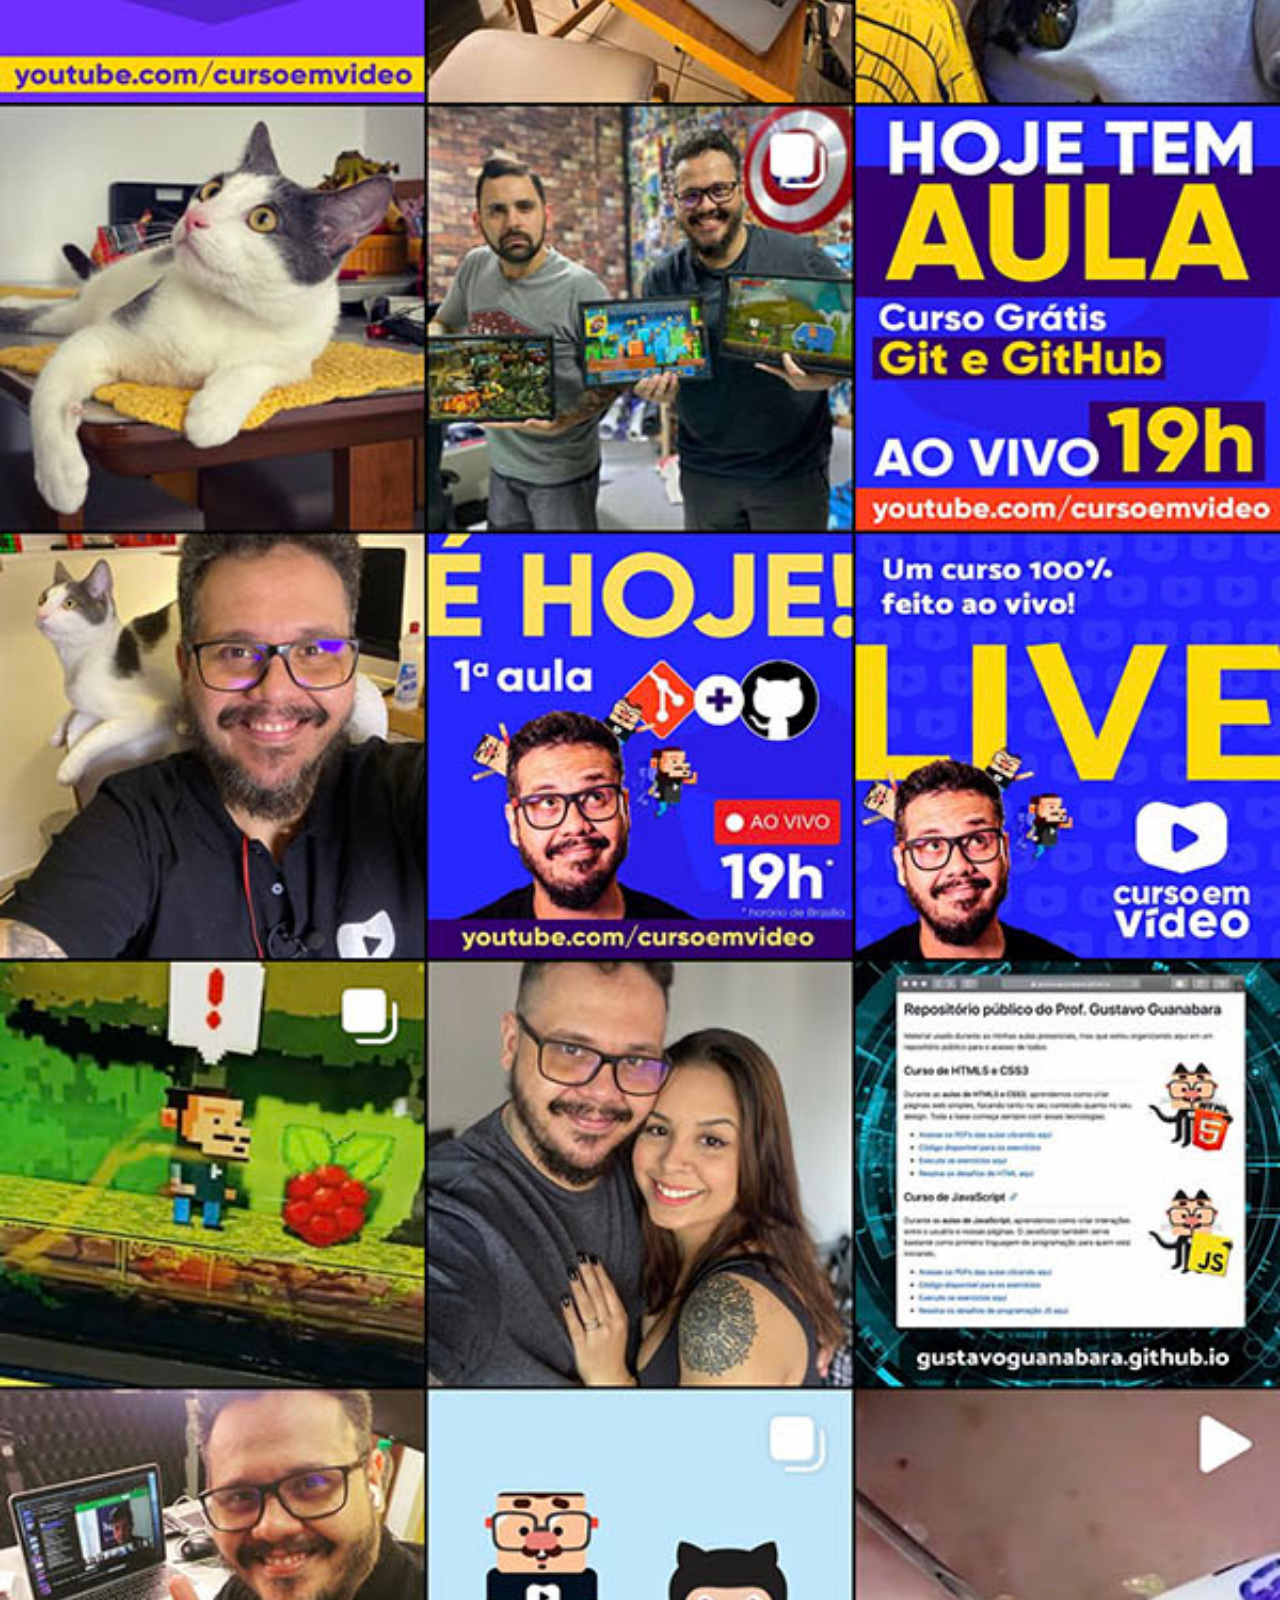
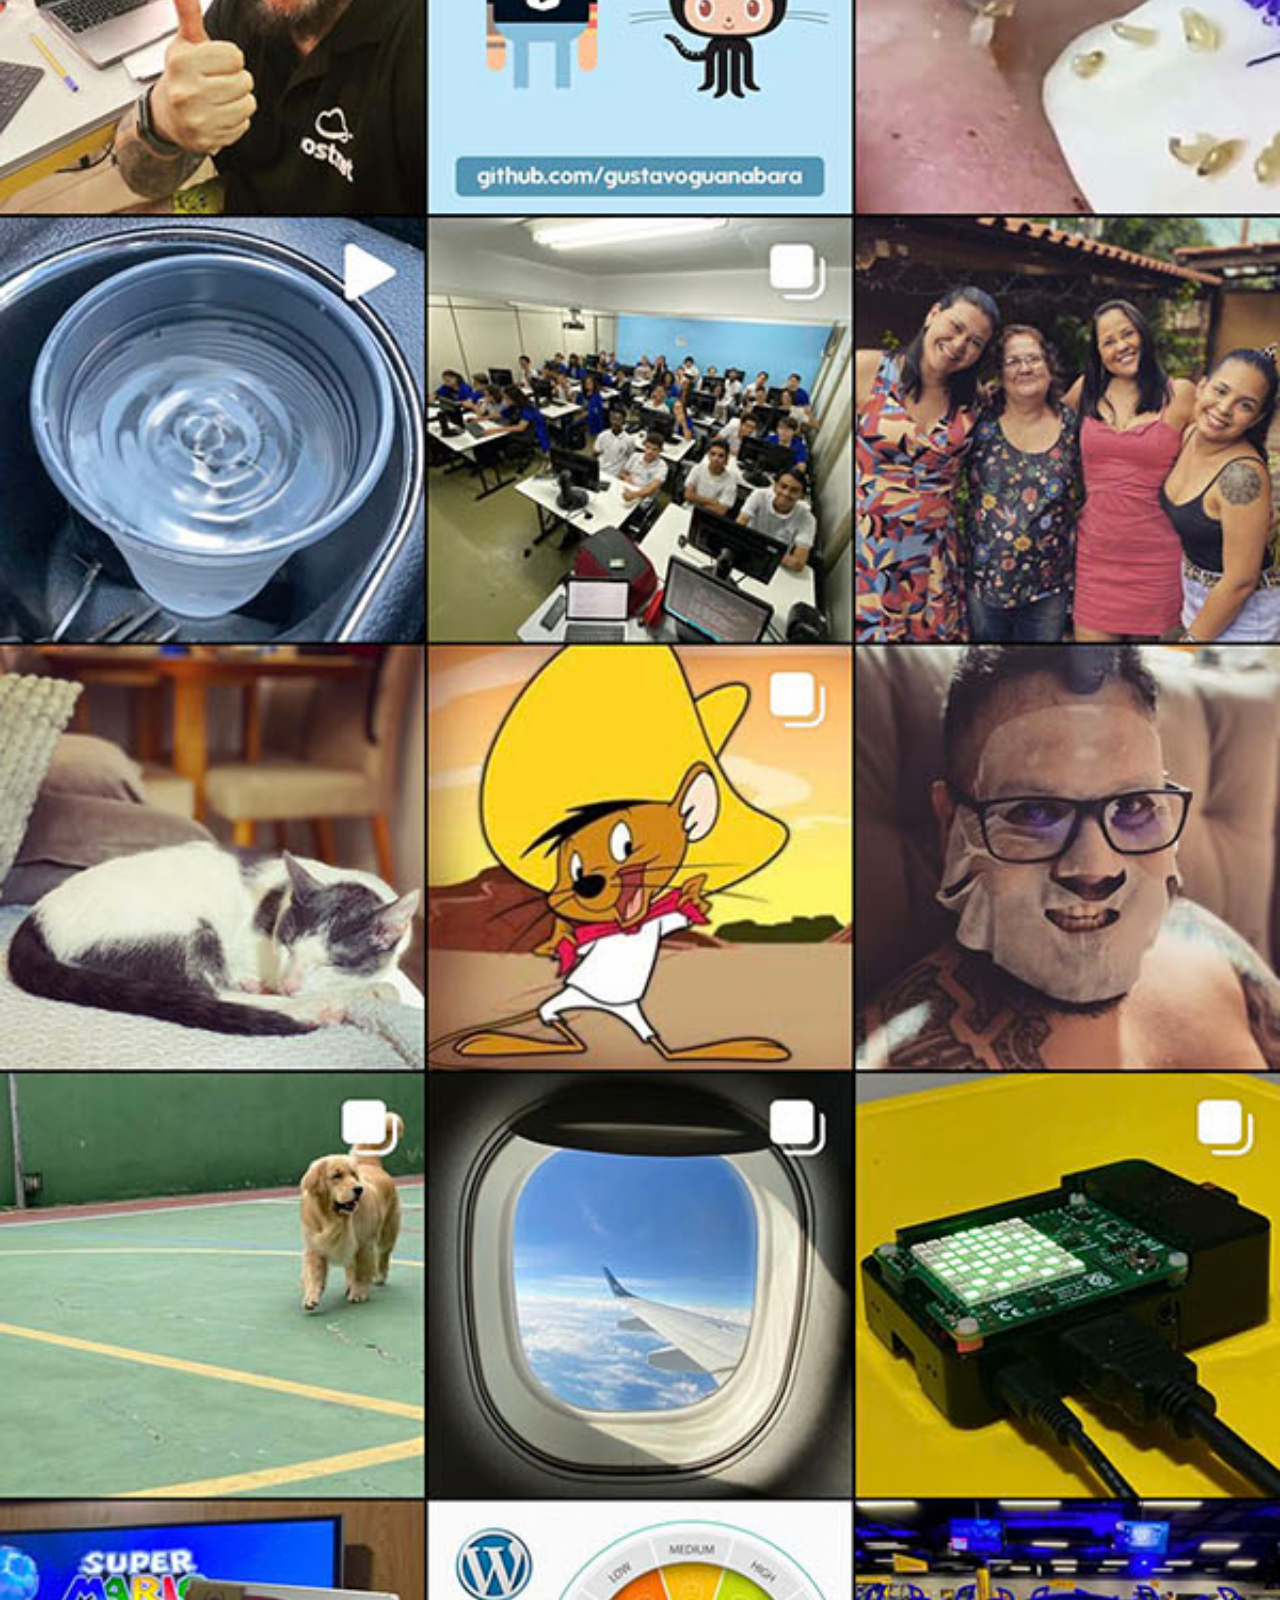
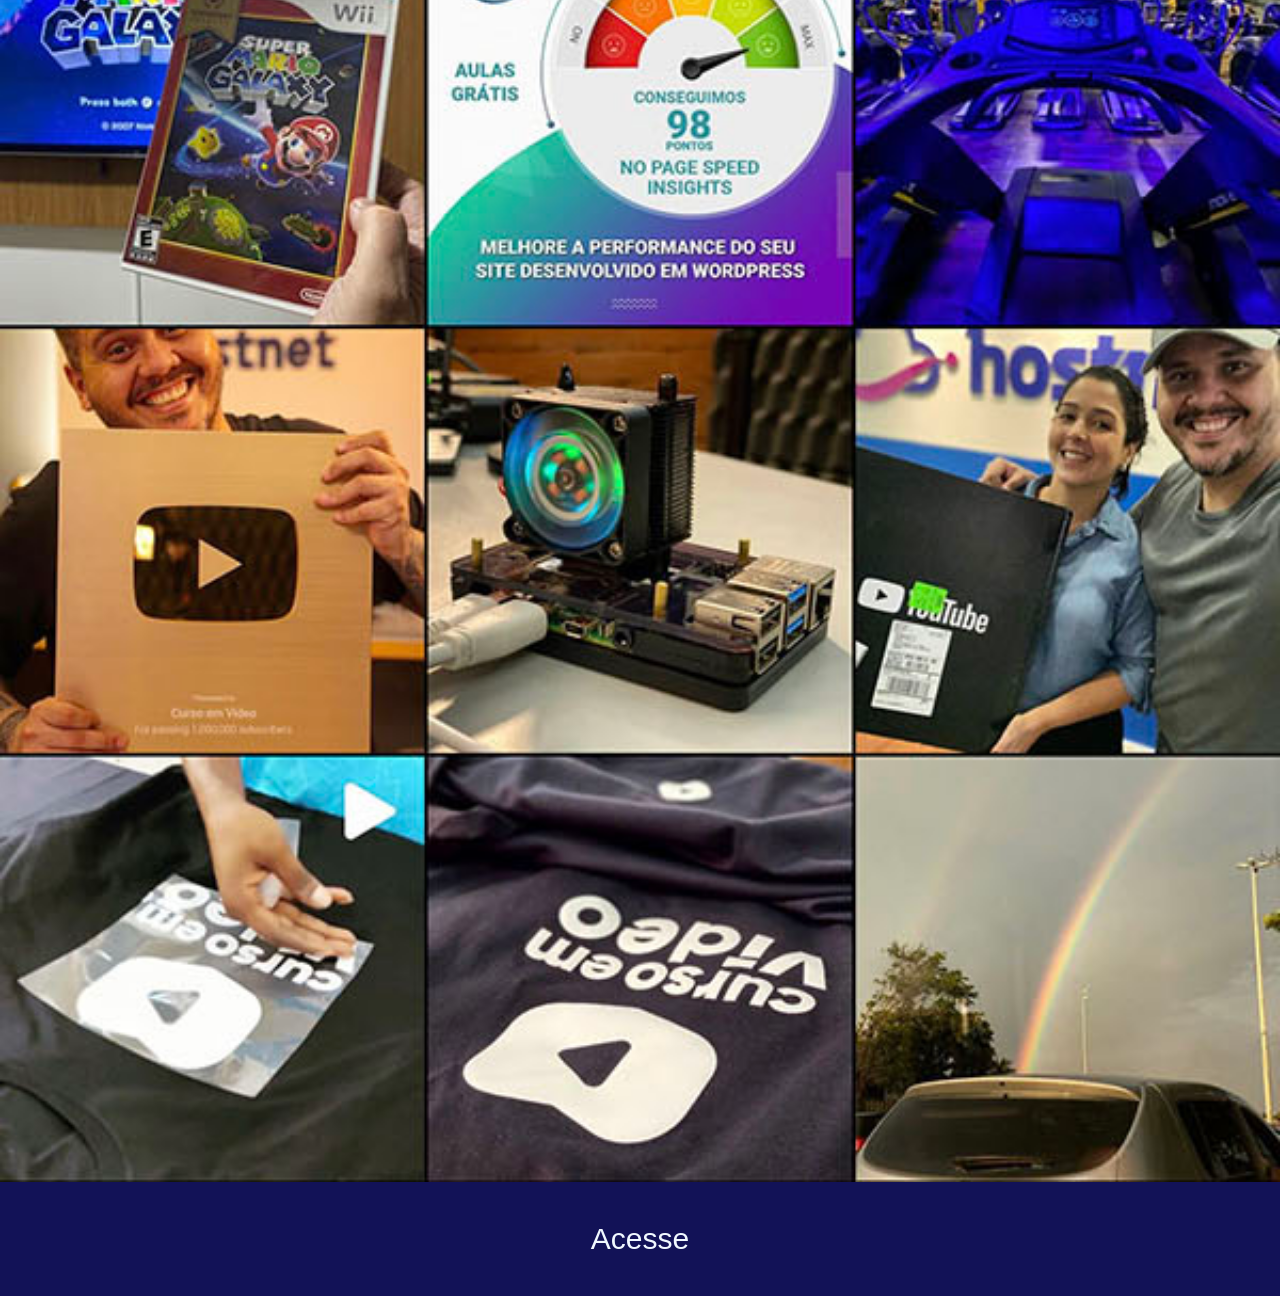
<file: paginas/tela-instagram.html>
<!DOCTYPE html>
<html lang="en">
<head>
    <meta charset="UTF-8">
    <meta name="viewport" content="width=device-width, initial-scale=1.0">
    <title>Document</title>
</head>
<style>
    *{
        margin: 0;
        padding: 0;
        box-sizing: border-box;
        font-family: Verdana, Geneva, Tahoma, sans-serif;
    }

    ::-webkit-scrollbar{
        width: 0px;
    }

    body{
        width: 100vw;
        height: 100vh;

        overflow-y: auto;
        overflow-x: hidden;
    }

    img{    
        width: 100%;
        object-fit: cover;
        display: block;
    }

    a{
        display: block;
        padding:40px;
        background-color: rgb(18, 18, 87);
        text-align: center;
        text-decoration: none;
        font-size: 30px;
        color: aliceblue;
    }
    
    a:hover{
        background-color: rgba(20, 20, 128);
        transform: transition(0.3s);
    }
</style>
<body>
     <img src="../assets/imagens/tela-instagram.jpg">
     <a href="">Acesse</a>  
</body>
</html>
</file>
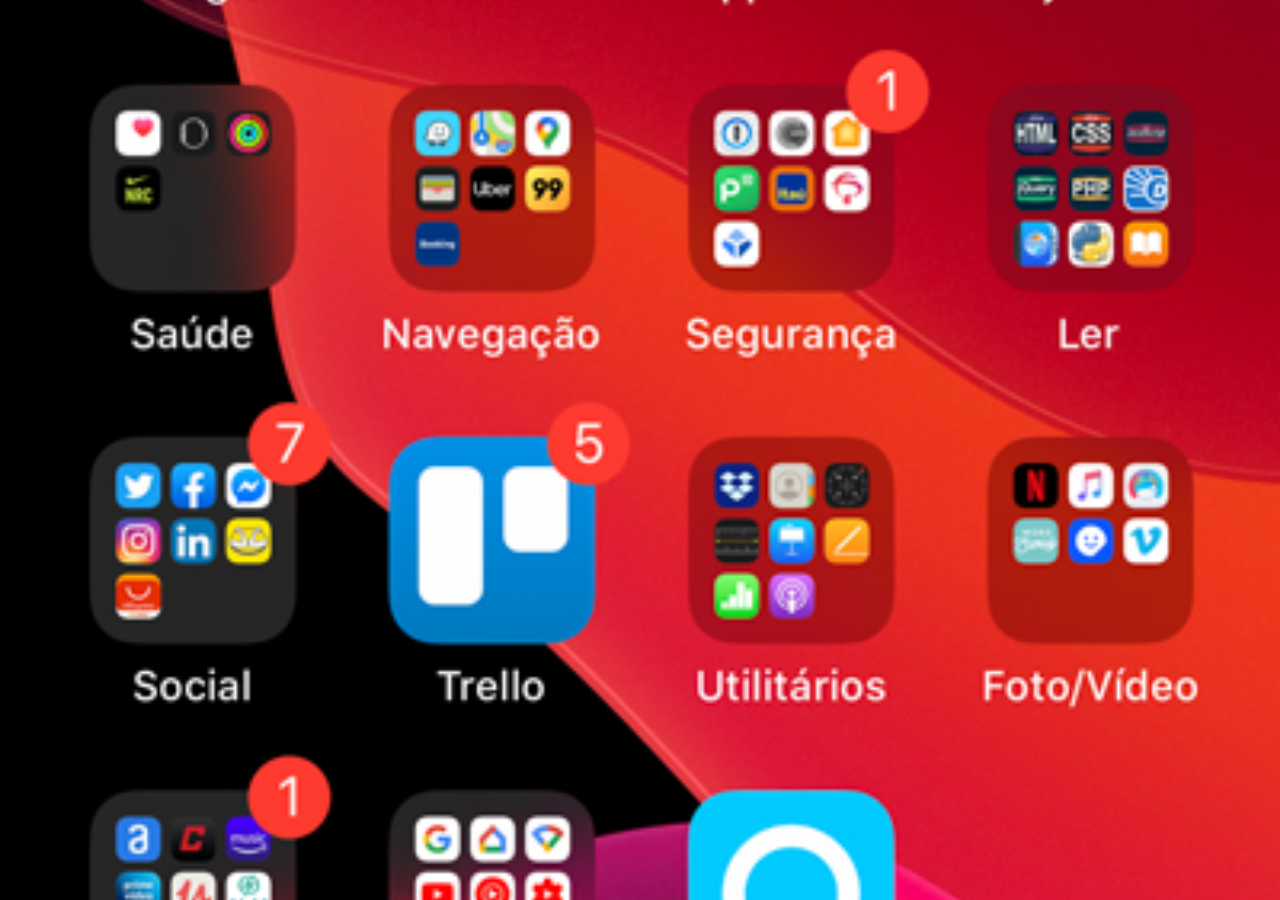
<file: paginas/tela-menu.html>
<!DOCTYPE html>
<html lang="en">
<head>
    <meta charset="UTF-8">
    <meta name="viewport" content="width=device-width, initial-scale=1.0">
    <title>Document</title>
</head>
<style>
    *{
        margin: 0;
        padding: 0;
        box-sizing: border-box;
        font-family: Verdana, Geneva, Tahoma, sans-serif;
    }

    body{
        width: 100vw;
        height: 100vh;

        overflow-y: auto;
        overflow-x: hidden;
    }

    img{    
        width: 100%;
        height: 100%;
        object-fit: cover;
        display: block;
    }
</style>
<body>
     <img src="../assets/imagens/tela-home.jpg">
</body>
</html>
</file>
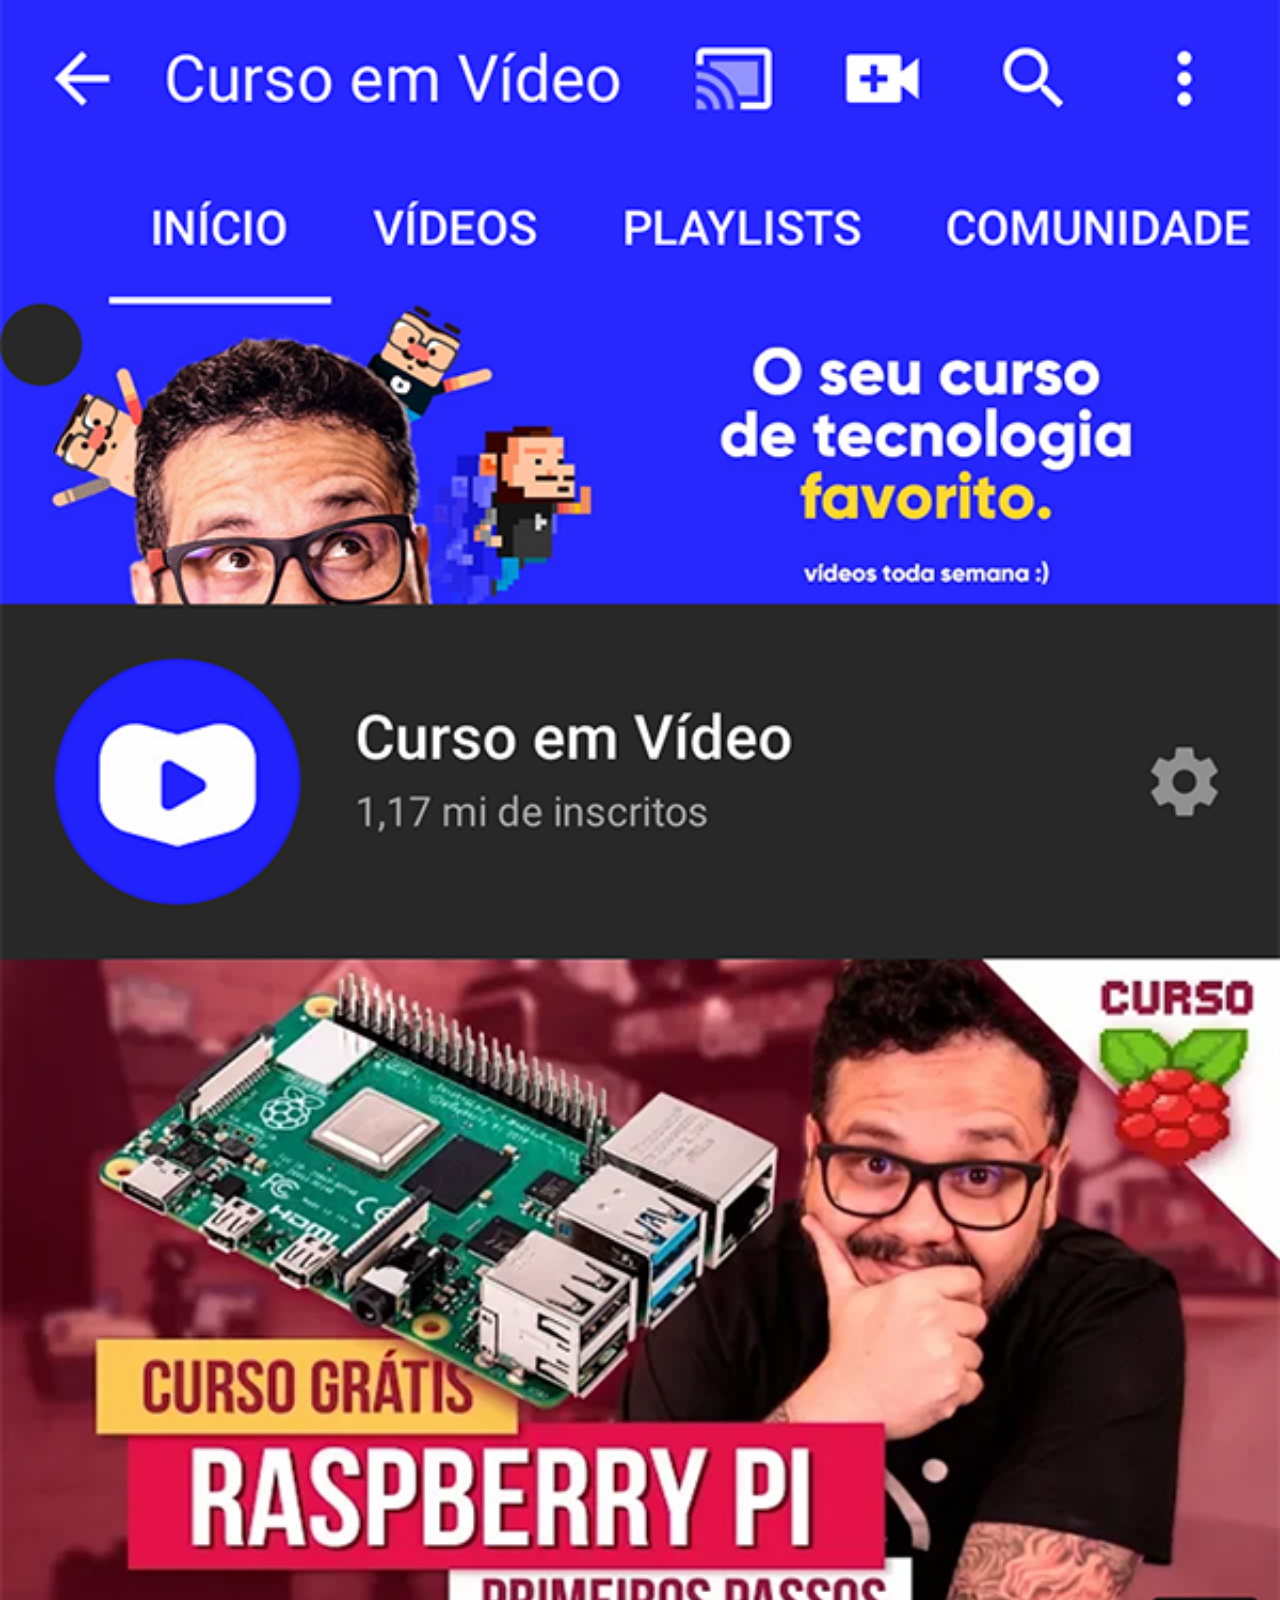
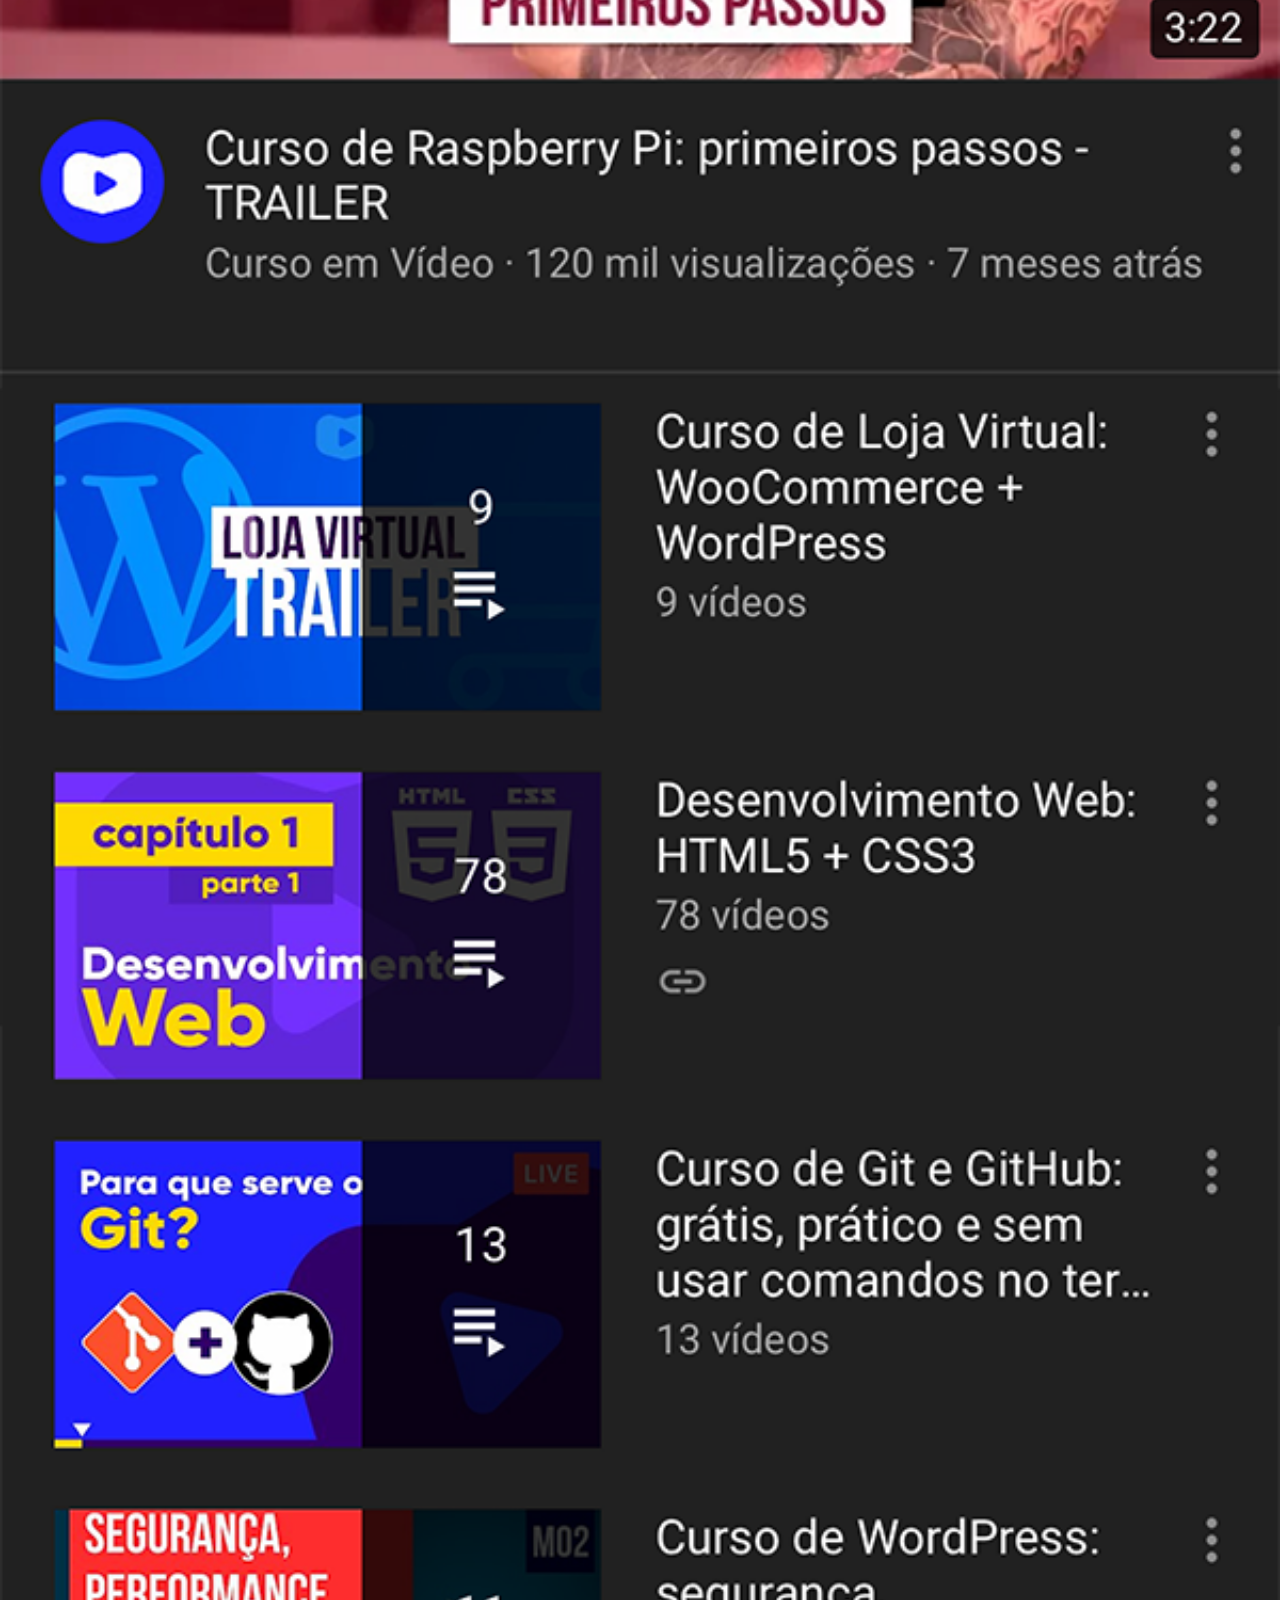
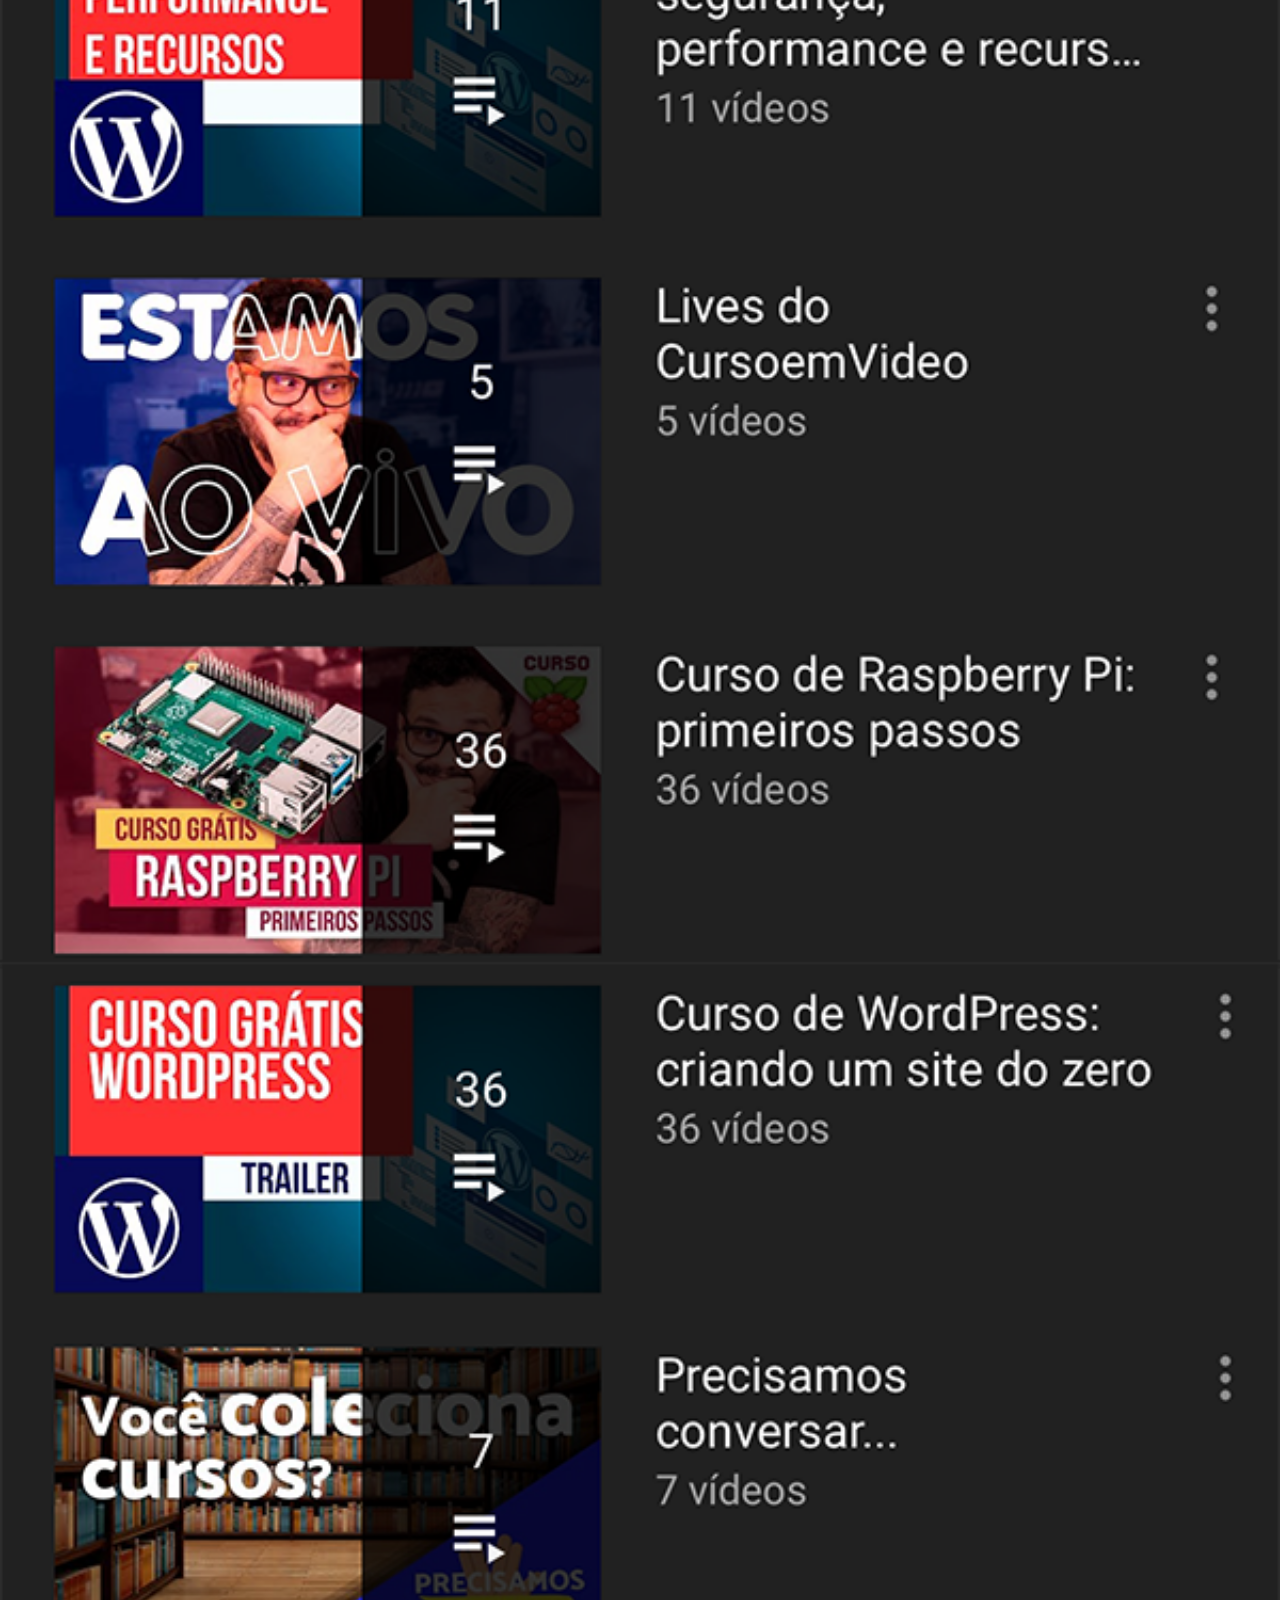
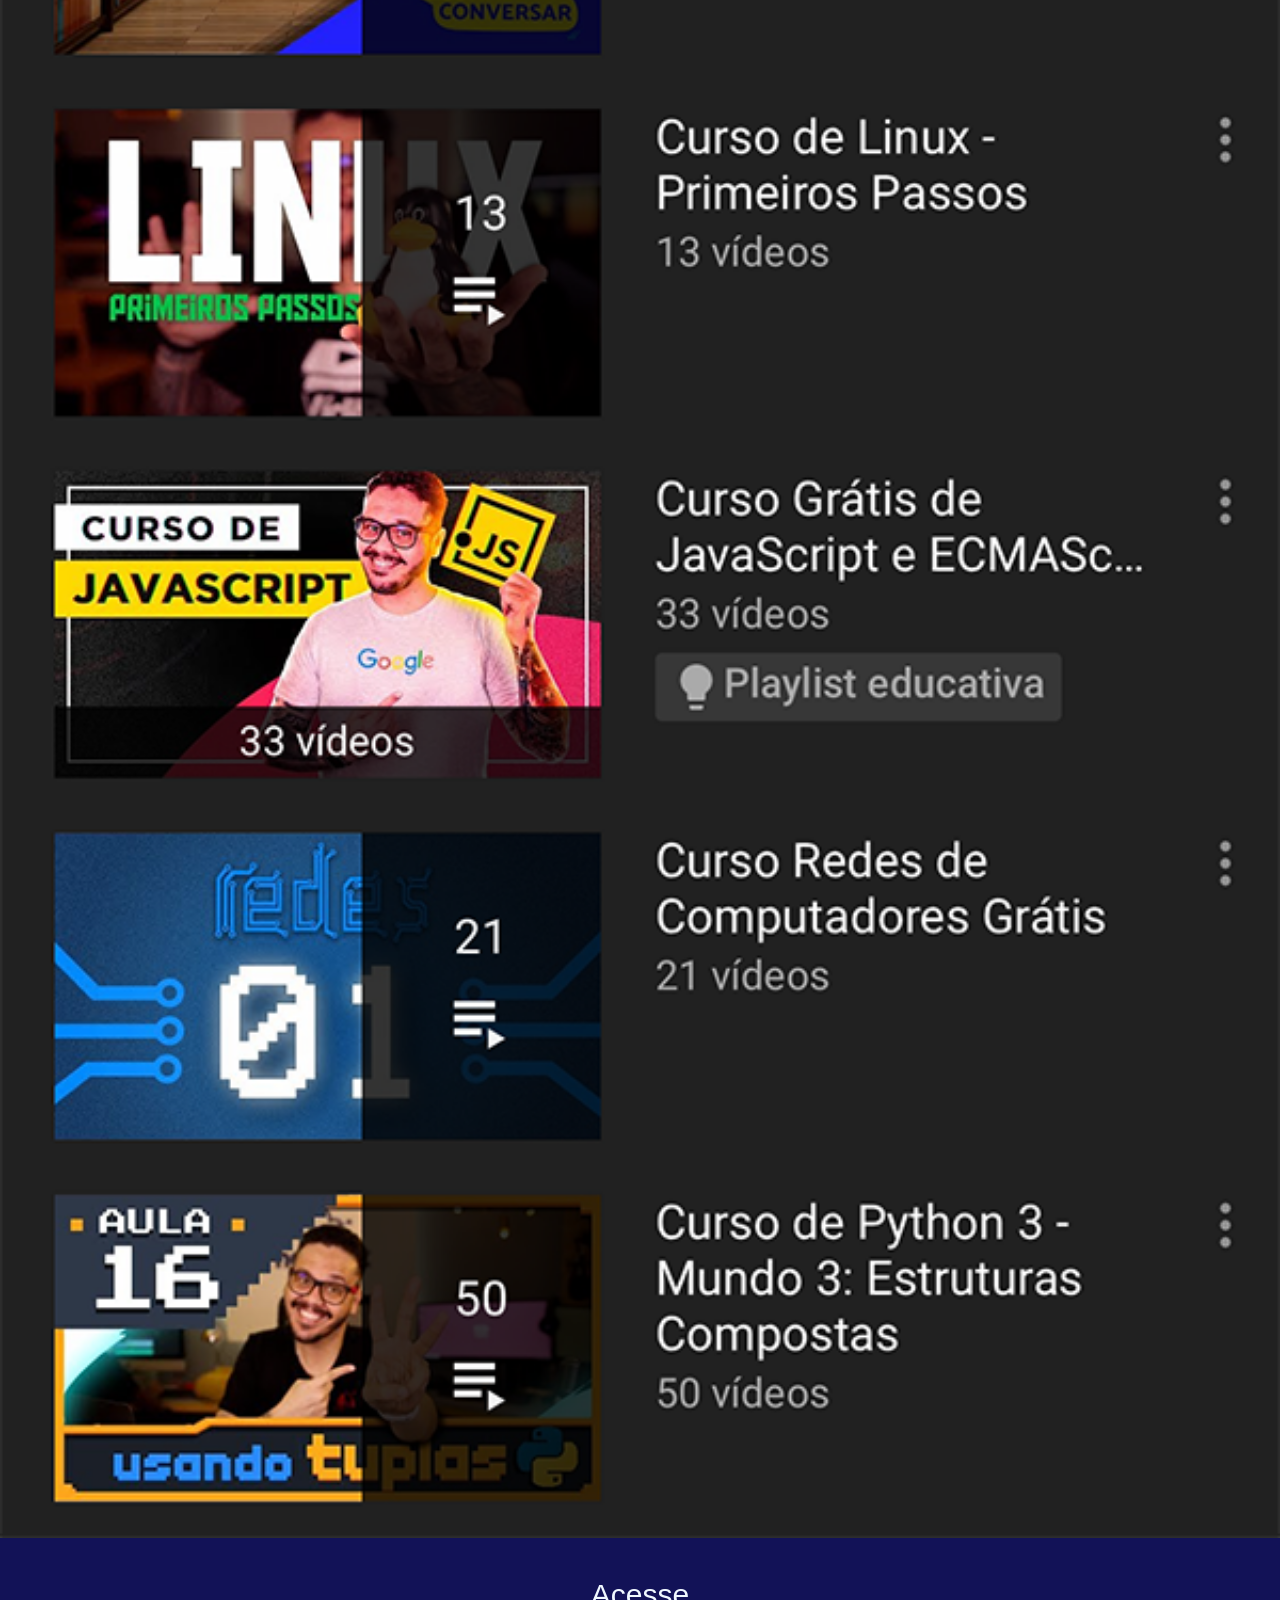
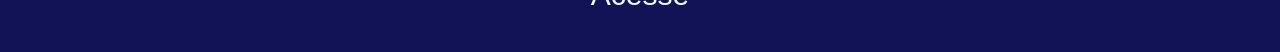
<file: paginas/tela-youtube.html>
<!DOCTYPE html>
<html lang="en">
<head>
    <meta charset="UTF-8">
    <meta name="viewport" content="width=device-width, initial-scale=1.0">
    <title>Document</title>
    <style>
    *{
        margin: 0;
        padding: 0;
        box-sizing: border-box;
        font-family: Verdana, Geneva, Tahoma, sans-serif;
    }

    ::-webkit-scrollbar{
        width: 0px;
    }

    body{
        width: 100vw;
        height: 100vh;

        overflow-y: auto;
        overflow-x: hidden;
    }

    img{    
        width: 100%;
        object-fit: cover;
        display: block;
    }

    a{
        display: block;
        padding:40px;
        background-color: rgb(18, 18, 87);
        text-align: center;
        text-decoration: none;
        font-size: 30px;
        color: aliceblue;
    }
    
    a:hover{
        background-color: rgba(20, 20, 128);
        transform: transition(0.3s);
    }
    </style>
</head>
<body>
    <img src="../assets/imagens/tela-youtube.png">
    <a href="https://www.youtube.com" target="_blank">Acesse</a>
</body>
</html>
</file>
<file: estilos/style.css>
@charset "UTF-8";

*{
    margin: 0px;
    padding: 0px;
    font-family:Arial, Helvetica, sans-serif;
    box-sizing: border-box;
    scrollbar-width: none;
}

body{
    background-image: url(/assets/imagens/fundo-madeira.jpg);
    background-position: center center;
    background-attachment: fixed;
    background-size: cover;
    background-repeat: no-repeat;
}

.content-wrapper{
  position: absolute;
  width: 92vw;
  height: 92vh;
}

.content{
    position:absolute;
    top: 50%;
    left: 50%;
    transform: translate(-50%,-50%);
}

#frame {
    display:block;
    position: absolute;
    width: 275px;
    height: 475px;
    top: 50%;
    right: 50%;
    border: 5px solid #fff;
    transform: translateX(50%) translateY(-50%);

    background-image: url(/assets/imagens/tela-home.jpg);
    background-size: cover;
    background-position: center;

}

.content-right{
    position:absolute;
    top: 50%;
    right: 10%;
    transform: translateX(50%) translateY(-50%);
}

.content-right img{
    display: block;
    max-width: 40px;
    height: 40px;
    margin: 30px;
    border-radius: 50%;
    transition: all .3s ease-in-out;
}

.content-right img:hover{
    transform: translate(-4px,-4px);
    transition: transform 0.5s, border 1s;
    border: 2px solid #fff;
}
</file>
